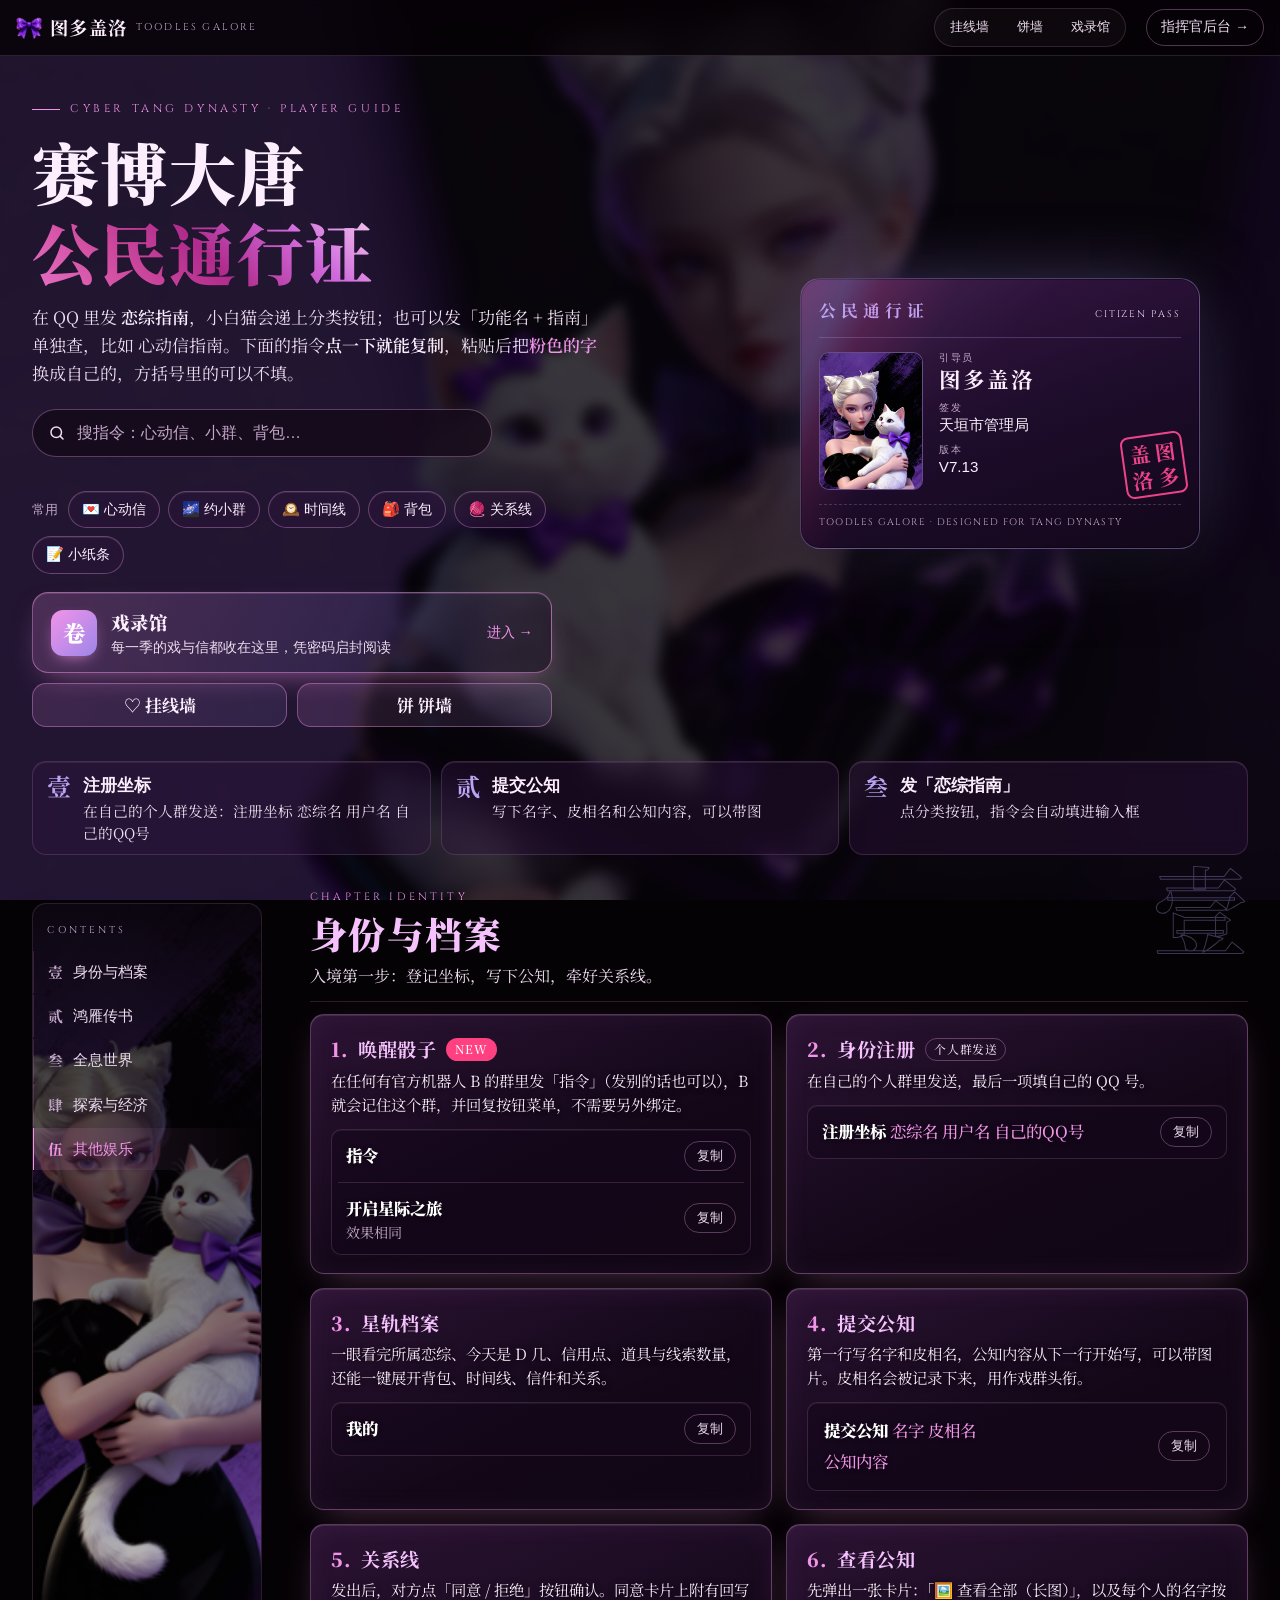
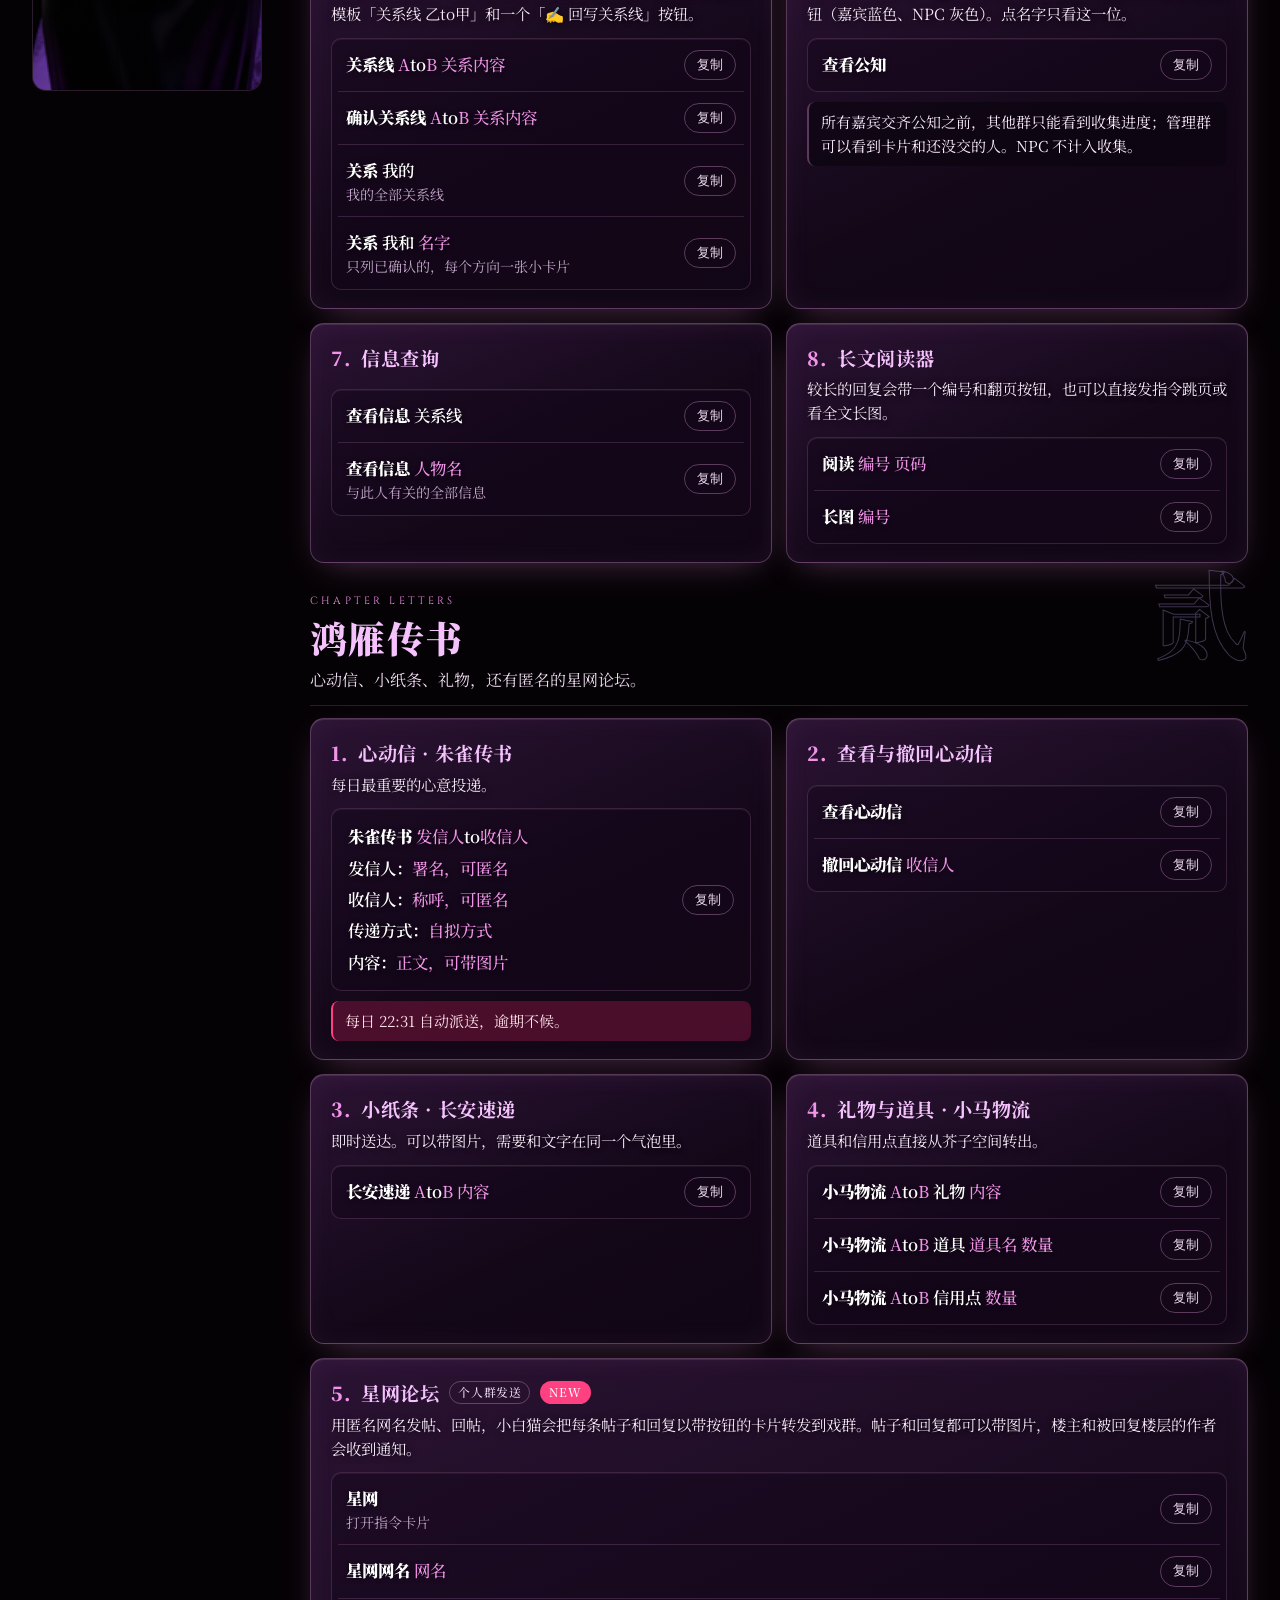
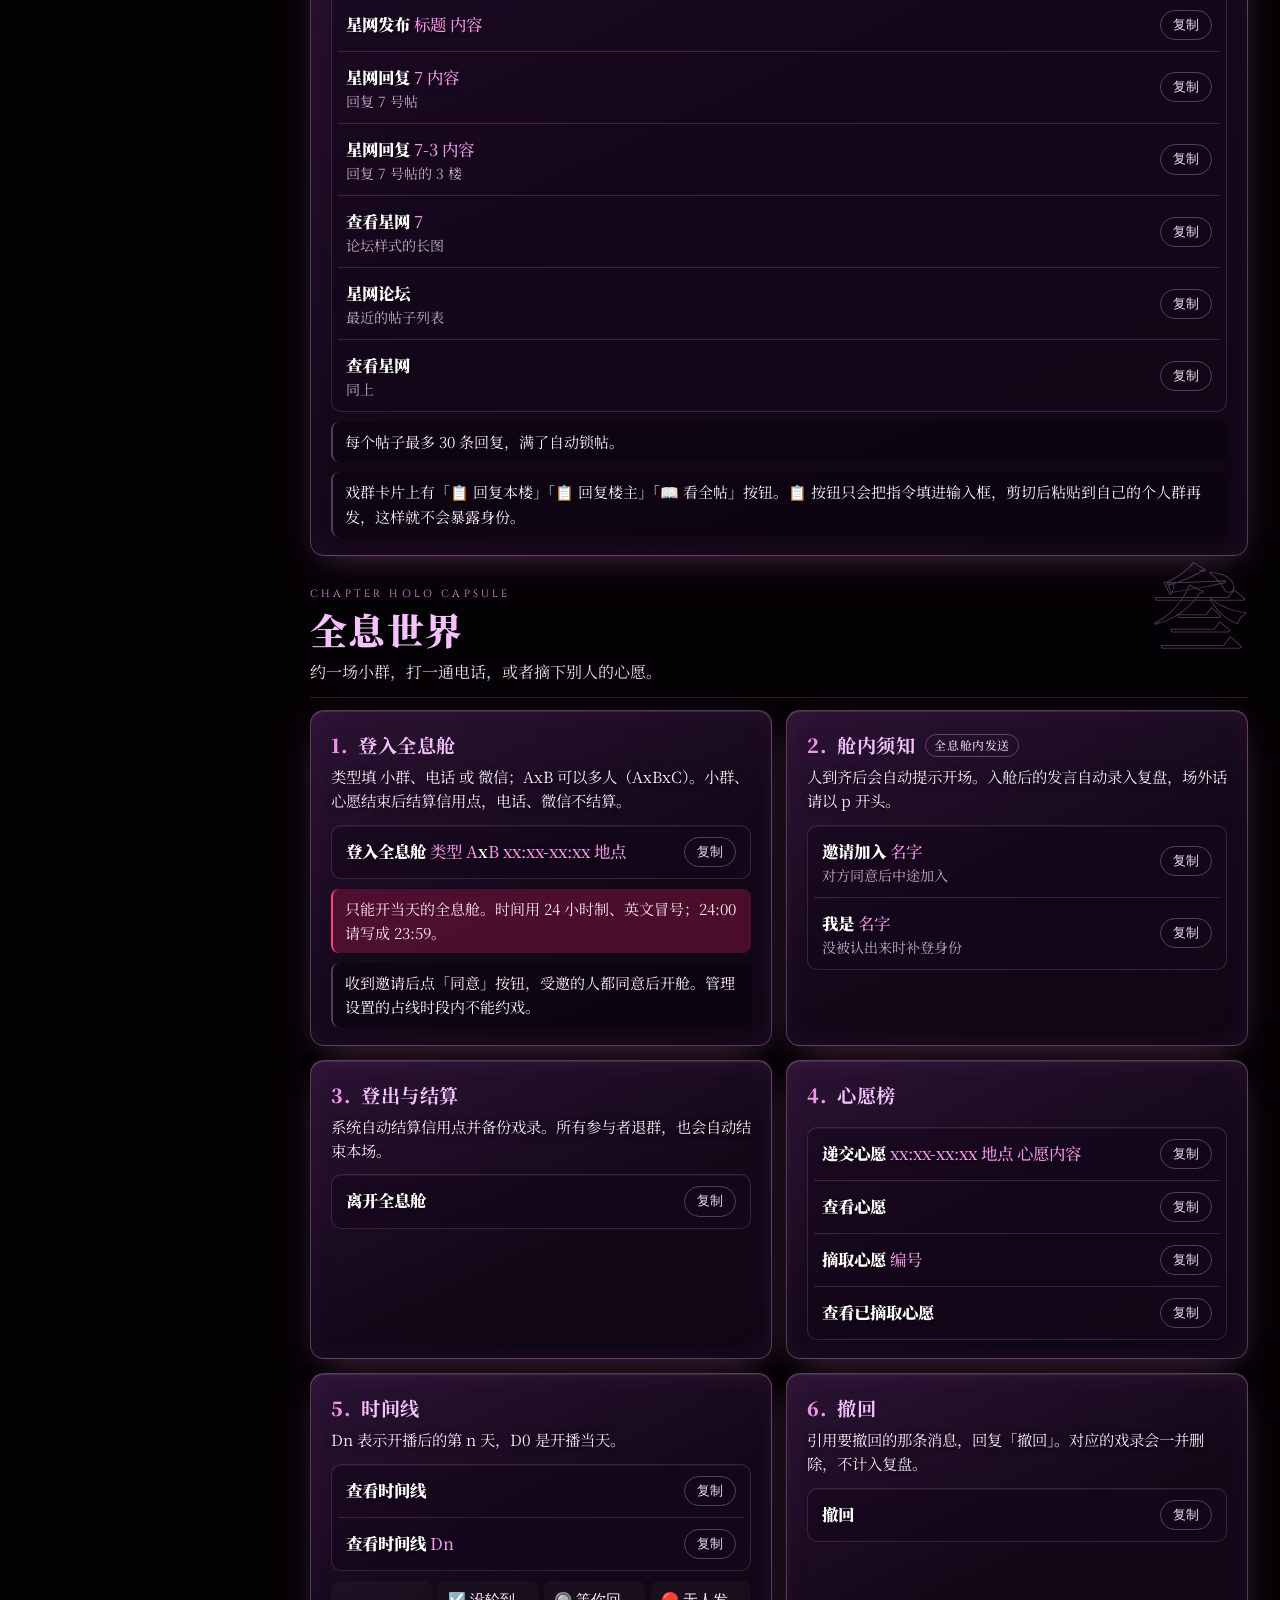
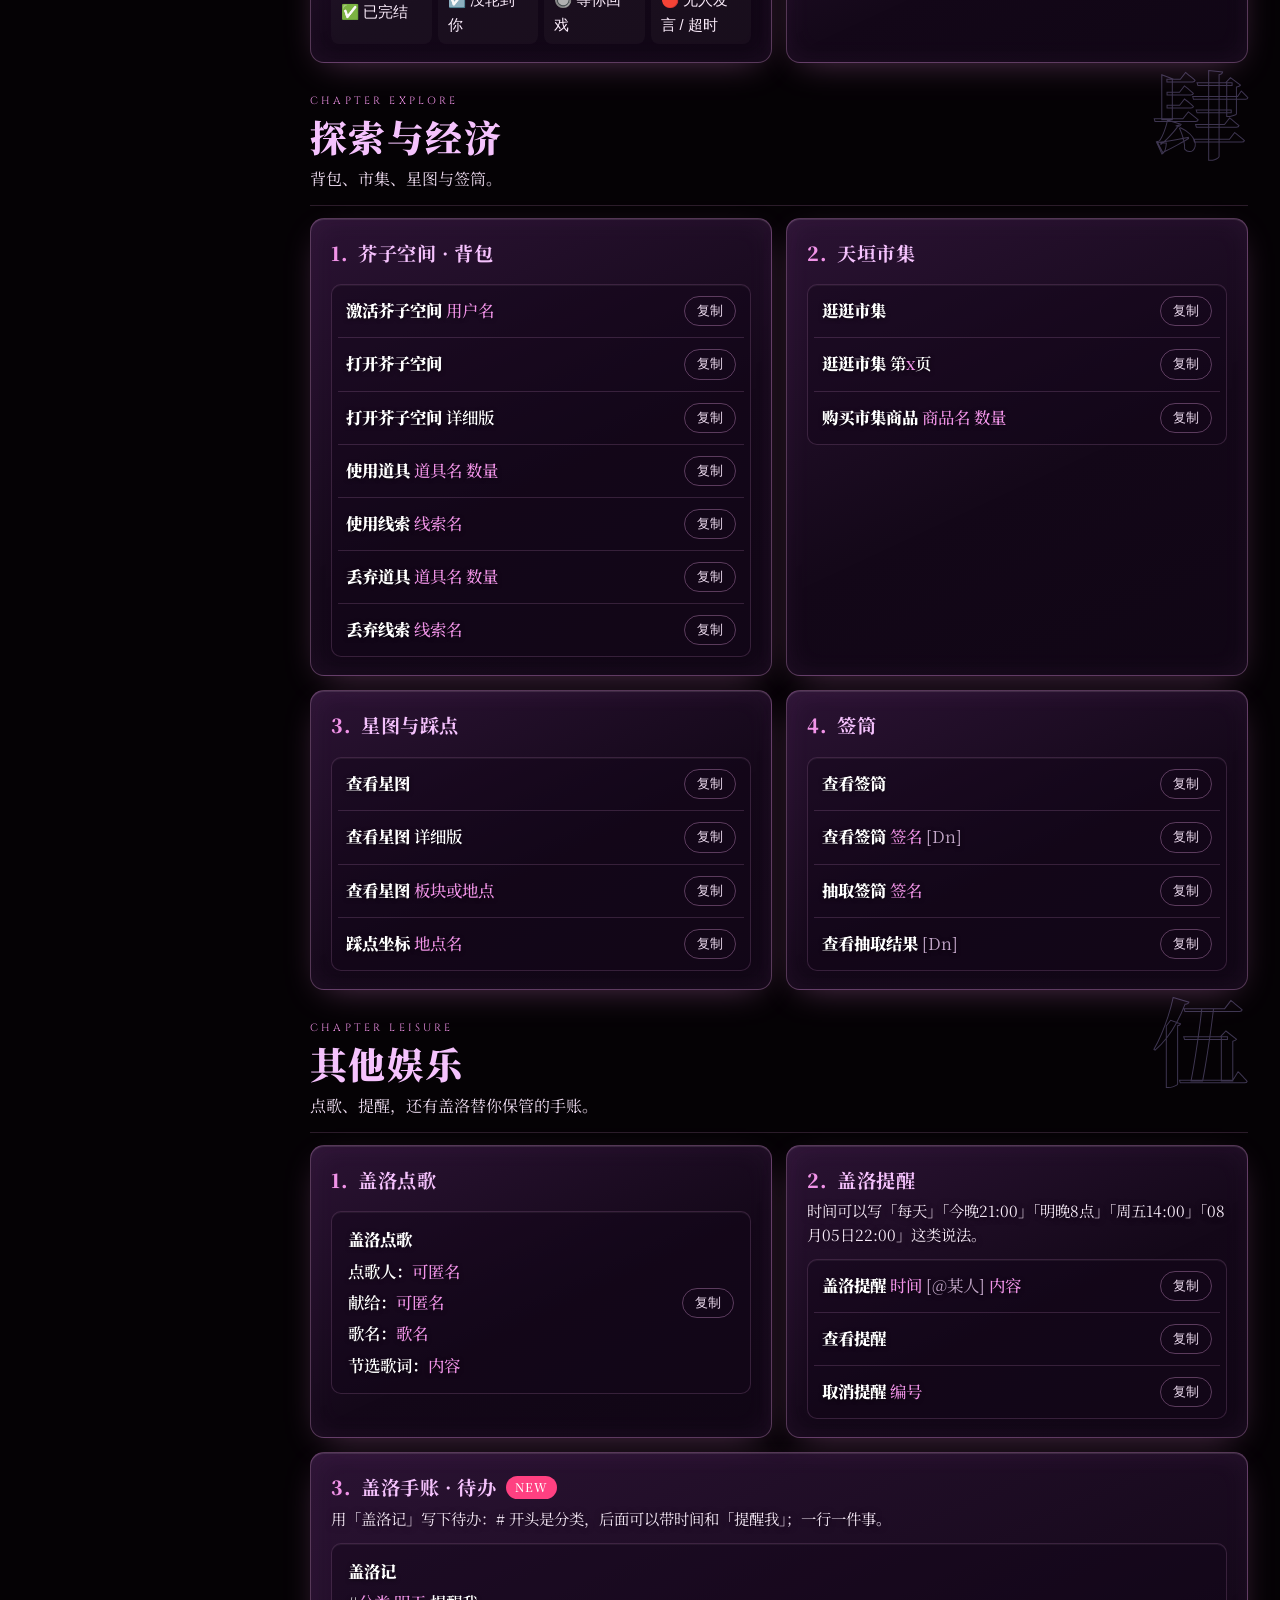
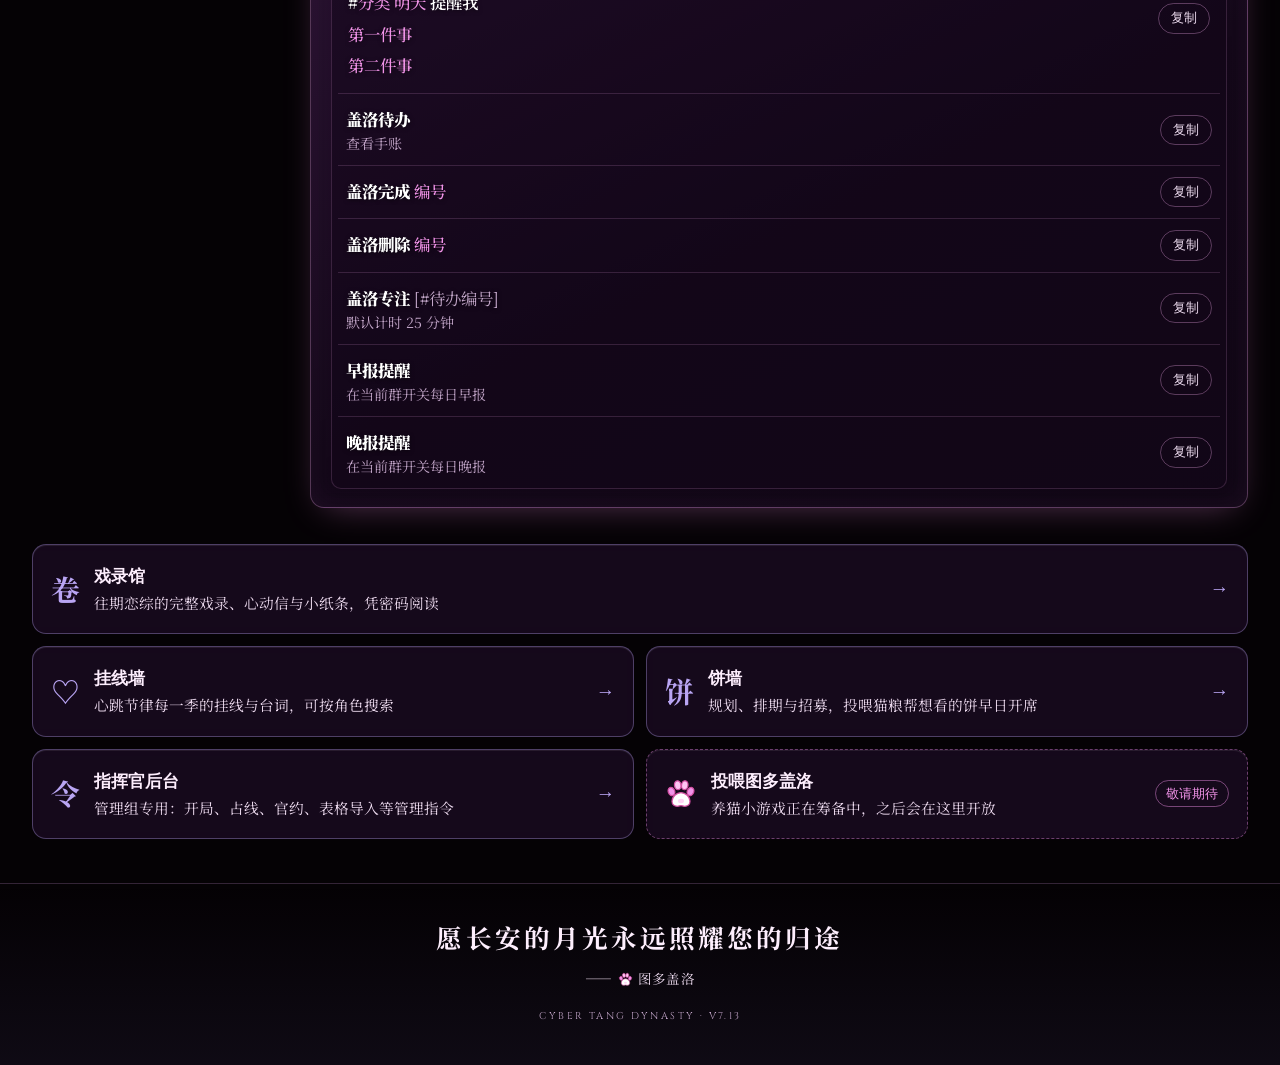
<file: index.html>
<!DOCTYPE html>
<html lang="zh-CN">
<head>
<meta charset="UTF-8">
<meta name="viewport" content="width=device-width, initial-scale=1, viewport-fit=cover">
<title>图多盖洛 | 赛博大唐公民通行证</title>
<meta itemprop="name" content="图多盖洛 · 赛博大唐公民通行证">
<meta name="description" itemprop="description" content="赛博大唐恋综玩家指南：身份注册、心动信、全息舱、芥子空间等全部指令，点一下就能复制。">
<meta name="theme-color" content="#0b0814">
<meta property="og:title" content="图多盖洛 | 赛博大唐公民通行证">
<meta property="og:description" content="赛博大唐恋综玩家指南：身份注册、心动信、全息舱、芥子空间等全部指令，点一下就能复制。">
<meta property="og:image" content="https://www.impression.icu/assets/share.png">
<meta property="og:type" content="website">
<meta itemprop="image" content="https://www.impression.icu/assets/share.png">
<link rel="icon" href="assets/bow.png">
<link rel="preconnect" href="https://fonts.googleapis.com">
<link rel="preconnect" href="https://fonts.gstatic.com" crossorigin>
<link rel="stylesheet" href="https://fonts.googleapis.com/css2?family=Cinzel:wght@500;700&family=Noto+Serif+SC:wght@400;600;700;900&display=swap">
<link rel="stylesheet" href="assets/site.css?v=7.13.16">
</head>
<body data-page="player" class="player">
<div class="sky"></div>

<header class="bar">
  <a class="brand" href="./">
    <img src="assets/bow.png" alt="">
    <b>图多盖洛</b>
    <small>TOODLES GALORE</small>
  </a>
  <nav class="wall-tabs"><a href="wall/lines.html">挂线墙</a><a href="wall/pies.html">饼墙</a><a href="archive/">戏录馆</a></nav>
  <a class="entry entry-2" href="admin.html">指挥官后台 →</a>
</header>

<div class="wrap">
  <section class="hero">
    <div>
      <div class="eyebrow">CYBER TANG DYNASTY · PLAYER GUIDE</div>
      <h1>赛博大唐<br><em>公民通行证</em></h1>
      <p class="lead">在 QQ 里发 <b>恋综指南</b>，小白猫会递上分类按钮；也可以发「功能名 + 指南」单独查，比如 心动信指南。下面的指令<b>点一下就能复制</b>，粘贴后把<b style="color:var(--accent)">粉色的字</b>换成自己的，方括号里的可以不填。</p>
      <div class="search">
        <svg viewBox="0 0 24 24" stroke-width="2" stroke-linecap="round"><circle cx="11" cy="11" r="7"/><path d="m20 20-3.5-3.5"/></svg>
        <input id="q" type="search" placeholder="搜指令：心动信、小群、背包…" autocomplete="off" aria-label="搜索指令">
        <button id="q-clear" type="button" aria-label="清空">✕</button>
      </div>
      <div class="search-meta" id="q-meta" aria-live="polite"></div>
      <div class="quick"><span>常用</span><button type="button" data-jump="心动信">💌 心动信</button><button type="button" data-jump="登入全息舱">🌌 约小群</button><button type="button" data-jump="时间线">🕰️ 时间线</button><button type="button" data-jump="芥子空间">🎒 背包</button><button type="button" data-jump="关系线">🧶 关系线</button><button type="button" data-jump="小纸条">📝 小纸条</button></div>
      <a class="scroll-banner" href="archive/"><span class="sb-ic">卷</span><span class="sb-tx"><b>戏录馆</b><small>每一季的戏与信都收在这里，凭密码启封阅读</small></span><em>进入 →</em></a>
      <div class="hub-links"><a href="wall/lines.html">♡ 挂线墙</a><a href="wall/pies.html">饼 饼墙</a></div>
    </div>

    <div class="pass-stage">
      <div class="pass">
        <div class="pass-head"><b>公民通行证</b><span>CITIZEN PASS</span></div>
        <div class="pass-body">
          <div class="pass-photo"><img src="assets/portrait.png" alt="图多盖洛与小白猫"></div>
          <dl>
            <div><dt>引导员</dt><dd class="big">图多盖洛</dd></div>
            <div><dt>签发</dt><dd>天垣市管理局</dd></div>
            <div><dt>版本</dt><dd data-version>V7.13</dd></div>
          </dl>
          <div class="seal" aria-hidden="true"><span>图</span><span>盖</span><span>多</span><span>洛</span></div>
        </div>
        <div class="pass-foot">TOODLES GALORE · DESIGNED FOR TANG DYNASTY</div>
      </div>
    </div>
  </section>

  <ol class="steps">
    <li><i>壹</i><div><b>注册坐标</b><span>在自己的个人群发送：注册坐标 恋综名 用户名 自己的QQ号</span></div></li>
    <li><i>贰</i><div><b>提交公知</b><span>写下名字、皮相名和公知内容，可以带图</span></div></li>
    <li><i>叁</i><div><b>发「恋综指南」</b><span>点分类按钮，指令会自动填进输入框</span></div></li>
  </ol>

  <div class="layout">
    <nav class="rail" id="rail" aria-label="章节"></nav>
    <main id="chapters"></main>
  </div>
  <div class="gates">
    <a class="gate" href="archive/"><i>卷</i><div><b>戏录馆</b><span>往期恋综的完整戏录、心动信与小纸条，凭密码阅读</span></div><em>→</em></a>
    <a class="gate" href="wall/lines.html"><i>♡</i><div><b>挂线墙</b><span>心跳节律每一季的挂线与台词，可按角色搜索</span></div><em>→</em></a>
    <a class="gate" href="wall/pies.html"><i>饼</i><div><b>饼墙</b><span>规划、排期与招募，投喂猫粮帮想看的饼早日开席</span></div><em>→</em></a>
    <a class="gate" href="admin.html"><i>令</i><div><b>指挥官后台</b><span>管理组专用：开局、占线、官约、表格导入等管理指令</span></div><em>→</em></a>
    <div class="gate soon"><i><span class="pawicon"></span></i><div><b>投喂图多盖洛</b><span>养猫小游戏正在筹备中，之后会在这里开放</span></div><em>敬请期待</em></div>
  </div>
</div>

<footer class="foot">
  <blockquote>愿长安的月光永远照耀您的归途</blockquote>
  <cite>—— <span class="pawicon"></span> 图多盖洛</cite>
  <small>CYBER TANG DYNASTY · <span data-version>V7.13</span></small>
</footer>

<button class="top" id="top" type="button" aria-label="回到顶部"><span class="pawicon"></span></button>
<div class="toast" id="toast" role="status"></div>
<script src="assets/data.js?v=7.13.15"></script>
<script src="assets/app.js?v=7.13.15"></script>
</body>
</html>
</file>
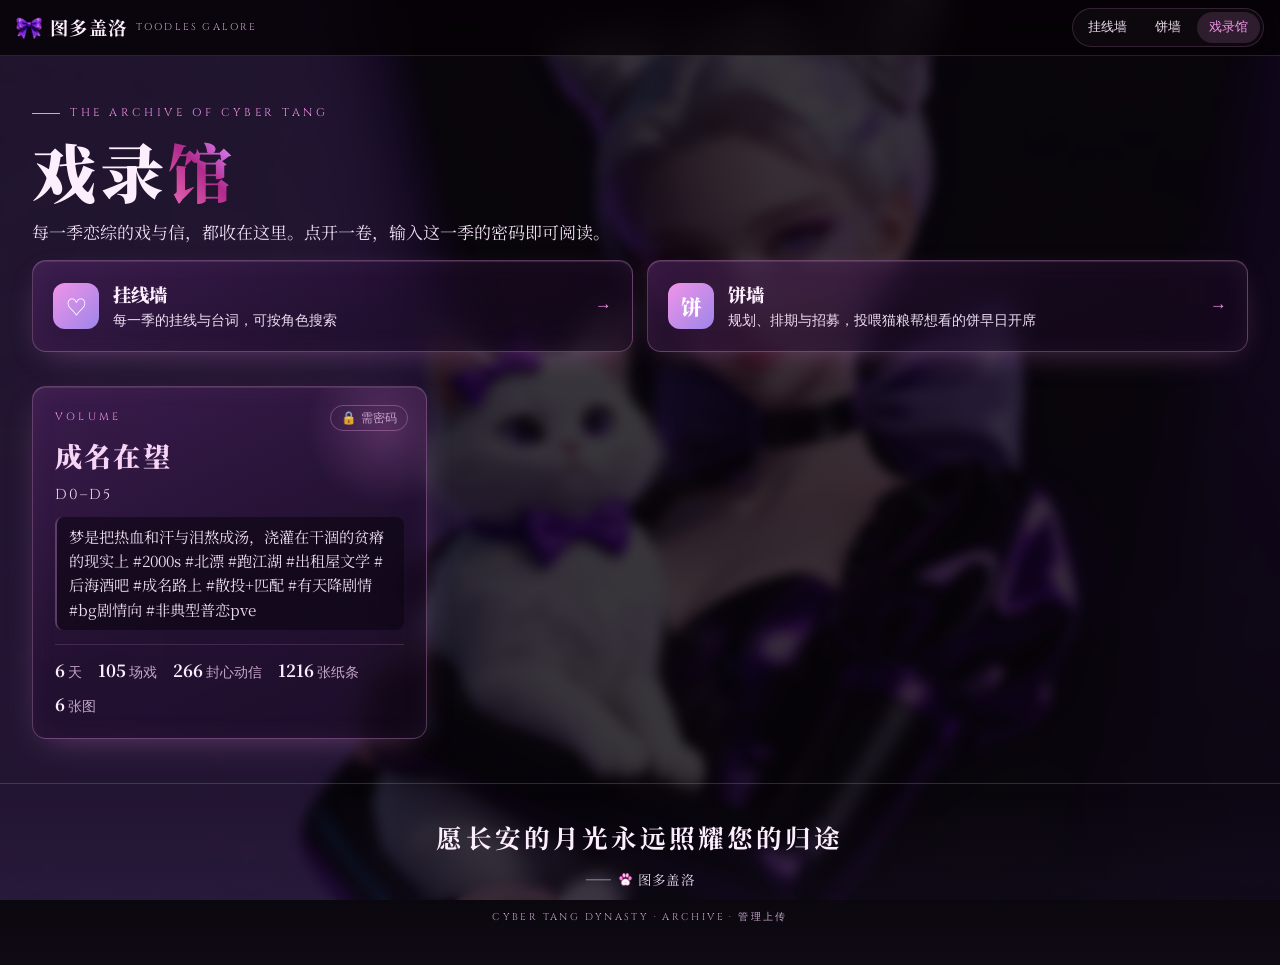
<file: archive/index.html>
<!DOCTYPE html>
<html lang="zh-CN">
<head>
<meta charset="UTF-8">
<meta name="viewport" content="width=device-width, initial-scale=1, viewport-fit=cover">
<title>戏录馆 | 图多盖洛</title>
<meta name="theme-color" content="#050205">
<meta name="robots" content="noindex">
<link rel="icon" href="../assets/bow.png">
<link rel="preconnect" href="https://fonts.googleapis.com">
<link rel="preconnect" href="https://fonts.gstatic.com" crossorigin>
<link rel="stylesheet" href="https://fonts.googleapis.com/css2?family=Cinzel:wght@500;600;700&family=Noto+Serif+SC:wght@400;600;700;900&display=swap">
<link rel="stylesheet" href="../assets/site.css?v=7.13.16">
<link rel="stylesheet" href="archive.css?v=14">
</head>
<body>
<div class="sky"></div>
<header class="bar">
  <a class="brand" href="../"><img src="../assets/bow.png" alt=""><b>图多盖洛</b><small>TOODLES GALORE</small></a>
  <nav class="wall-tabs"><a href="../wall/lines.html">挂线墙</a><a href="../wall/pies.html">饼墙</a><a href="./" aria-current="page">戏录馆</a></nav>
</header>

<div class="wrap">
  <section class="hall-hero">
    <div class="eyebrow">THE ARCHIVE OF CYBER TANG</div>
    <h1>戏录<em>馆</em></h1>
    <p>每一季恋综的戏与信，都收在这里。点开一卷，输入这一季的密码即可阅读。</p>
  </section>
  <section class="hall-links">
    <a class="glass" href="../wall/lines.html"><i>♡</i><div><b>挂线墙</b><span>每一季的挂线与台词，可按角色搜索</span></div><em>→</em></a>
    <a class="glass" href="../wall/pies.html"><i>饼</i><div><b>饼墙</b><span>规划、排期与招募，投喂猫粮帮想看的饼早日开席</span></div><em>→</em></a>
  </section>
  <section class="shelf" id="shelf"><div class="empty-hall glass">书架正在整理中……</div></section>
</div>
<footer class="foot">
  <blockquote>愿长安的月光永远照耀您的归途</blockquote>
  <cite>—— <span class="pawicon"></span> 图多盖洛</cite>
  <small>CYBER TANG DYNASTY · ARCHIVE · <a href="upload.html" style="color:inherit">管理上传</a></small>
</footer>

<script>
(function () {
  var shelf = document.getElementById("shelf");
  function esc(s) { return String(s == null ? "" : s).replace(/[&<>"]/g, function (c) { return { "&": "&amp;", "<": "&lt;", ">": "&gt;", '"': "&quot;" }[c]; }); }
  fetch("index.json?t=" + Date.now()).then(function (r) { return r.ok ? r.json() : []; }).catch(function () { return []; }).then(function (list) {
    if (!list.length) { shelf.innerHTML = '<div class="empty-hall glass">书架上还没有戏录，敬请期待。</div>'; return; }
    list.sort(function (a, b) { return String(b.updated || "").localeCompare(String(a.updated || "")); });
    shelf.innerHTML = list.map(function (t) {
      return '<a class="tome glass" href="read.html?id=' + encodeURIComponent(t.id) + '"><span class="lock">🔒 需密码</span>' +
        '<div class="kick">VOLUME</div><h2>' + esc(t.title) + "</h2>" + (t.scope ? '<div class="scope">' + esc(t.scope) + "</div>" : "") +
        (t.note ? '<p class="note">' + esc(t.note) + "</p>" : "") +
        '<div class="stats"><span><b>' + (t.days || 0) + "</b>天</span><span><b>" + (t.scenes || 0) + "</b>场戏</span>" +
        (t.mail ? "<span><b>" + t.mail + "</b>封心动信</span>" : "") + (t.notes ? "<span><b>" + t.notes + "</b>张纸条</span>" : "") + (t.images ? "<span><b>" + t.images + "</b>张图</span>" : "") + "</div></a>";
    }).join("");
  });
})();
</script>
</body>
</html>
</file>
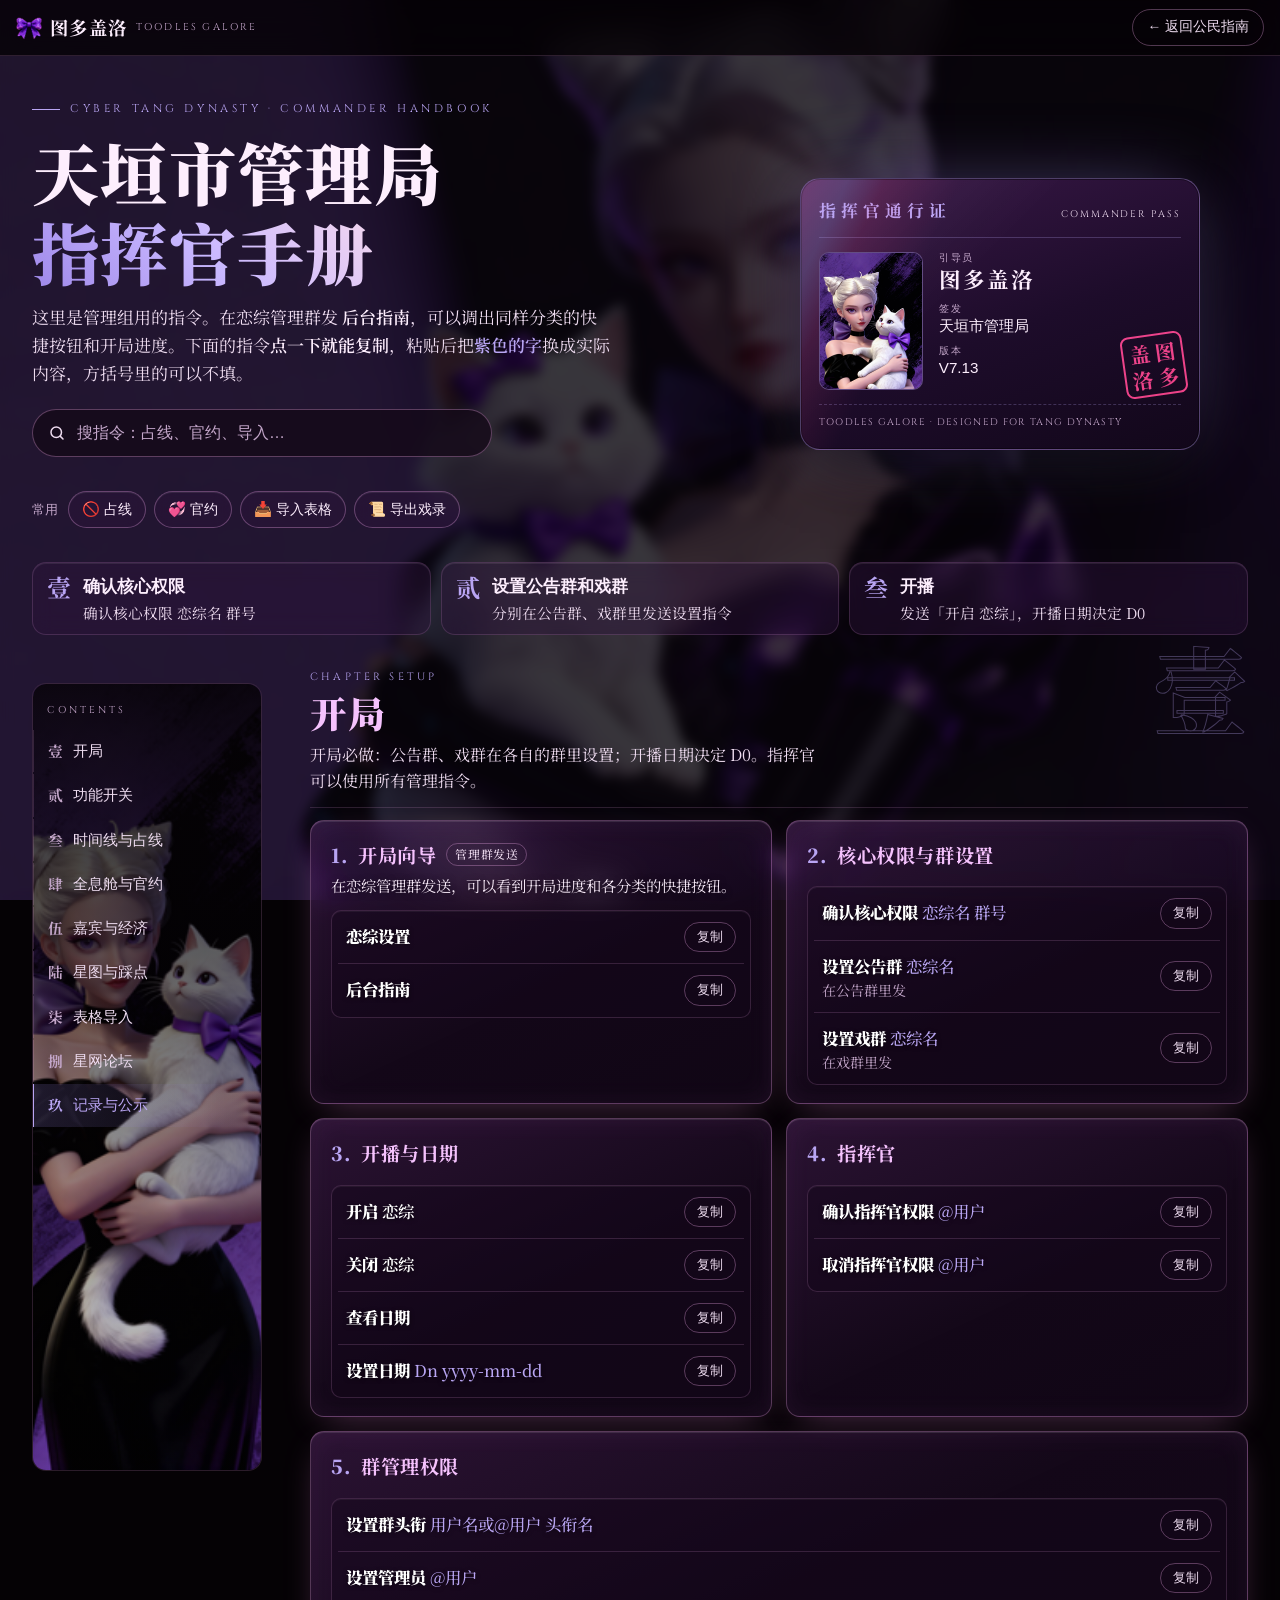
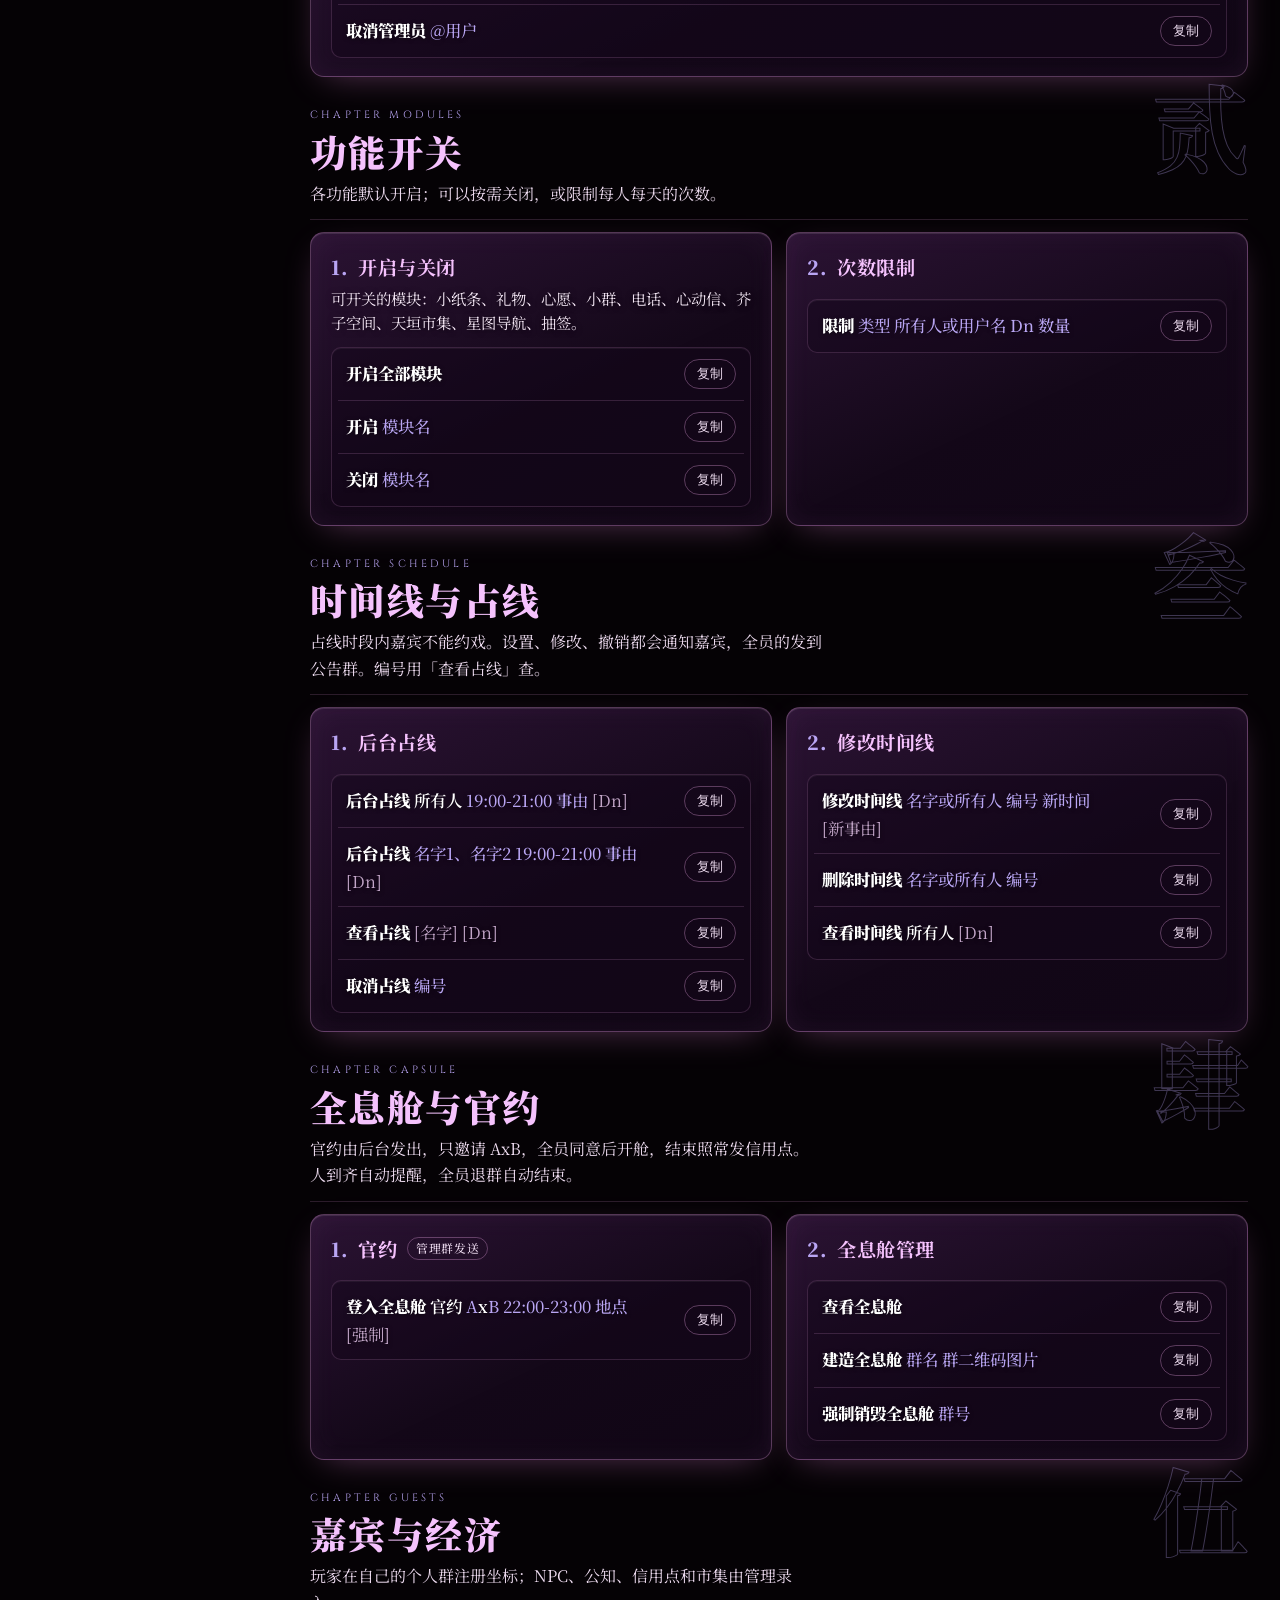
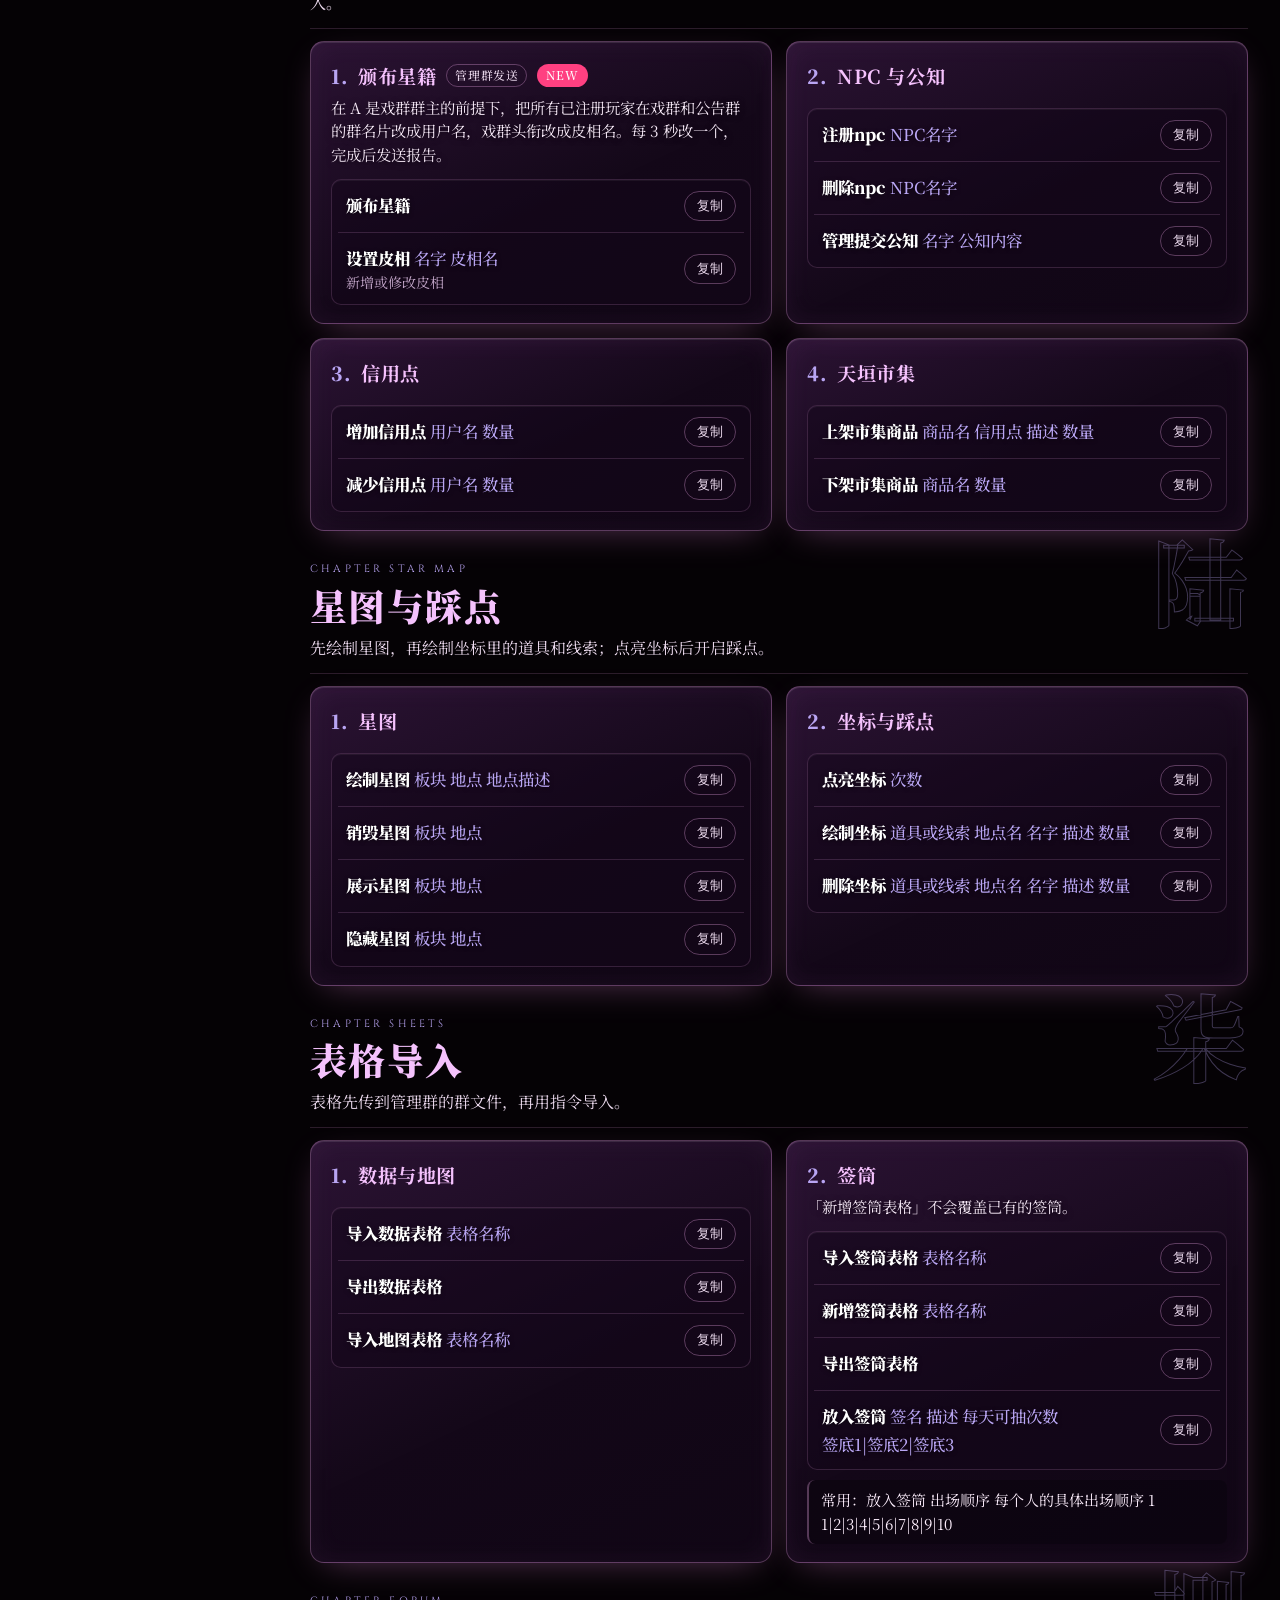
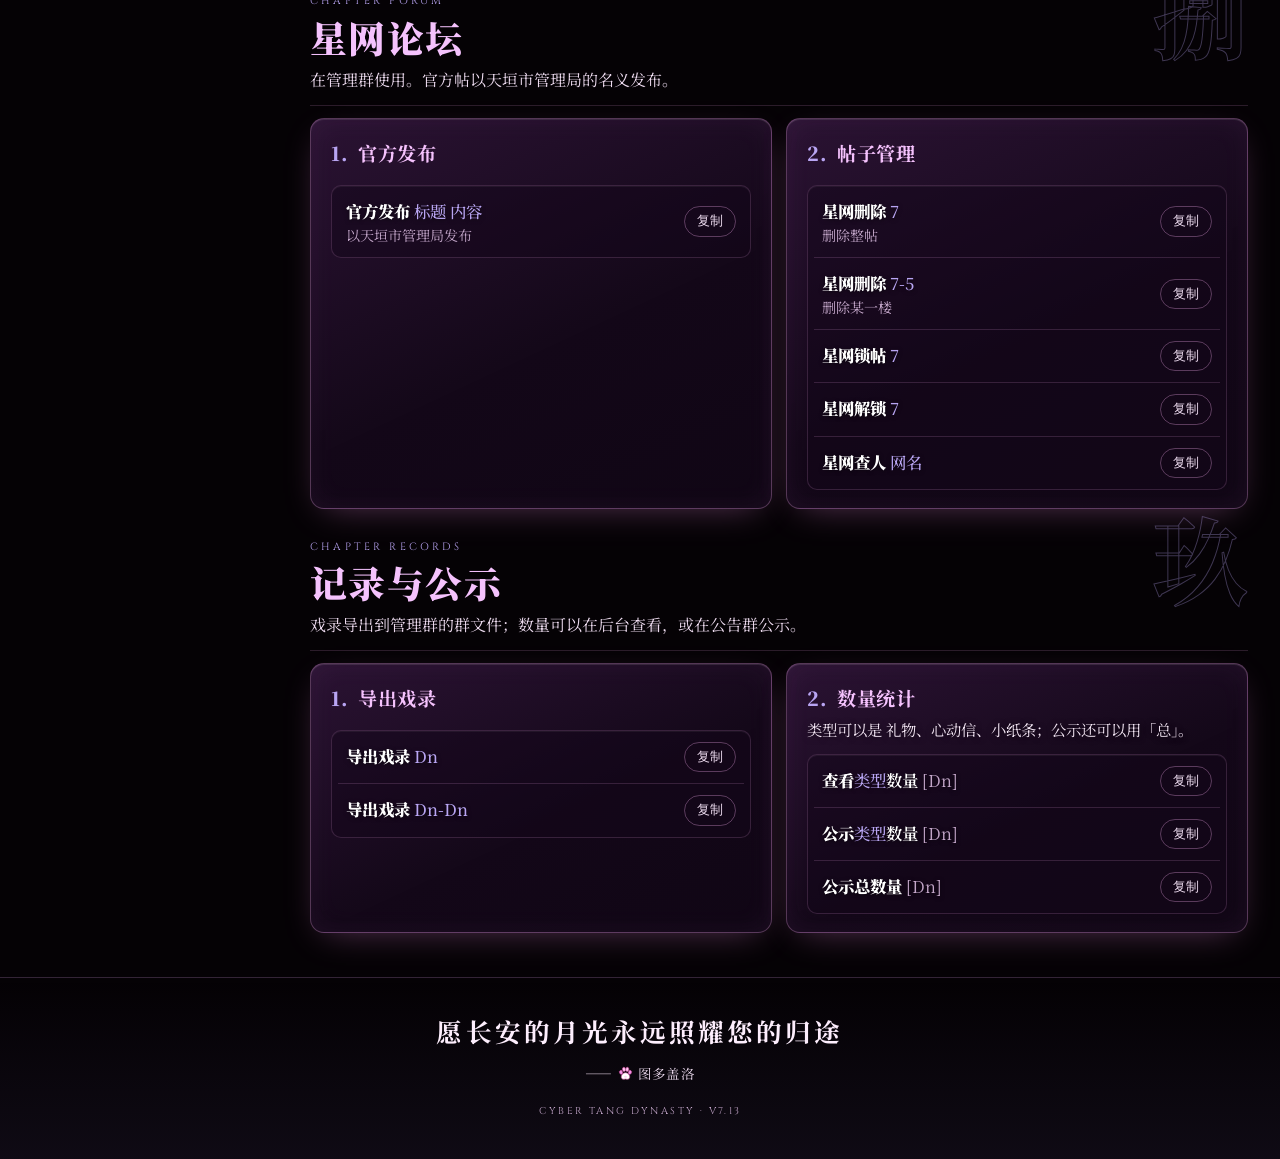
<file: admin.html>
<!DOCTYPE html>
<html lang="zh-CN">
<head>
<meta charset="UTF-8">
<meta name="viewport" content="width=device-width, initial-scale=1, viewport-fit=cover">
<title>图多盖洛 | 指挥官后台手册</title>
<meta itemprop="name" content="图多盖洛 · 赛博大唐公民通行证">
<meta name="description" itemprop="description" content="赛博大唐恋综管理指令：开局、功能开关、占线与官约、嘉宾与市集、星图、表格导入、戏录导出。">
<meta name="theme-color" content="#0b0814">
<meta property="og:title" content="图多盖洛 | 指挥官后台手册">
<meta property="og:description" content="赛博大唐恋综管理指令：开局、功能开关、占线与官约、嘉宾与市集、星图、表格导入、戏录导出。">
<meta property="og:image" content="https://www.impression.icu/assets/share.png">
<meta property="og:type" content="website">
<meta itemprop="image" content="https://www.impression.icu/assets/share.png">
<link rel="icon" href="assets/bow.png">
<link rel="preconnect" href="https://fonts.googleapis.com">
<link rel="preconnect" href="https://fonts.gstatic.com" crossorigin>
<link rel="stylesheet" href="https://fonts.googleapis.com/css2?family=Cinzel:wght@500;700&family=Noto+Serif+SC:wght@400;600;700;900&display=swap">
<link rel="stylesheet" href="assets/site.css?v=7.13.16">
</head>
<body data-page="admin" class="admin">
<div class="sky"></div>

<header class="bar">
  <a class="brand" href="./">
    <img src="assets/bow.png" alt="">
    <b>图多盖洛</b>
    <small>TOODLES GALORE</small>
  </a>
  <a class="entry" href="./">← 返回公民指南</a>
</header>

<div class="wrap">
  <section class="hero">
    <div>
      <div class="eyebrow">CYBER TANG DYNASTY · COMMANDER HANDBOOK</div>
      <h1>天垣市管理局<br><em>指挥官手册</em></h1>
      <p class="lead">这里是管理组用的指令。在恋综管理群发 <b>后台指南</b>，可以调出同样分类的快捷按钮和开局进度。下面的指令<b>点一下就能复制</b>，粘贴后把<b style="color:var(--accent)">紫色的字</b>换成实际内容，方括号里的可以不填。</p>
      <div class="search">
        <svg viewBox="0 0 24 24" stroke-width="2" stroke-linecap="round"><circle cx="11" cy="11" r="7"/><path d="m20 20-3.5-3.5"/></svg>
        <input id="q" type="search" placeholder="搜指令：占线、官约、导入…" autocomplete="off" aria-label="搜索指令">
        <button id="q-clear" type="button" aria-label="清空">✕</button>
      </div>
      <div class="search-meta" id="q-meta" aria-live="polite"></div>
      <div class="quick"><span>常用</span><button type="button" data-jump="后台占线">🚫 占线</button><button type="button" data-jump="官约">💞 官约</button><button type="button" data-jump="数据与地图">📥 导入表格</button><button type="button" data-jump="导出戏录">📜 导出戏录</button></div>
    </div>

    <div class="pass-stage">
      <div class="pass">
        <div class="pass-head"><b>指挥官通行证</b><span>COMMANDER PASS</span></div>
        <div class="pass-body">
          <div class="pass-photo"><img src="assets/portrait.png" alt="图多盖洛与小白猫"></div>
          <dl>
            <div><dt>引导员</dt><dd class="big">图多盖洛</dd></div>
            <div><dt>签发</dt><dd>天垣市管理局</dd></div>
            <div><dt>版本</dt><dd data-version>V7.13</dd></div>
          </dl>
          <div class="seal" aria-hidden="true"><span>图</span><span>盖</span><span>多</span><span>洛</span></div>
        </div>
        <div class="pass-foot">TOODLES GALORE · DESIGNED FOR TANG DYNASTY</div>
      </div>
    </div>
  </section>

  <ol class="steps">
    <li><i>壹</i><div><b>确认核心权限</b><span>确认核心权限 恋综名 群号</span></div></li>
    <li><i>贰</i><div><b>设置公告群和戏群</b><span>分别在公告群、戏群里发送设置指令</span></div></li>
    <li><i>叁</i><div><b>开播</b><span>发送「开启 恋综」，开播日期决定 D0</span></div></li>
  </ol>

  <div class="layout">
    <nav class="rail" id="rail" aria-label="章节"></nav>
    <main id="chapters"></main>
  </div>
</div>

<footer class="foot">
  <blockquote>愿长安的月光永远照耀您的归途</blockquote>
  <cite>—— <span class="pawicon"></span> 图多盖洛</cite>
  <small>CYBER TANG DYNASTY · <span data-version>V7.13</span></small>
</footer>

<button class="top" id="top" type="button" aria-label="回到顶部"><span class="pawicon"></span></button>
<div class="toast" id="toast" role="status"></div>
<script src="assets/data.js?v=7.13.15"></script>
<script src="assets/app.js?v=7.13.15"></script>
</body>
</html>
</file>
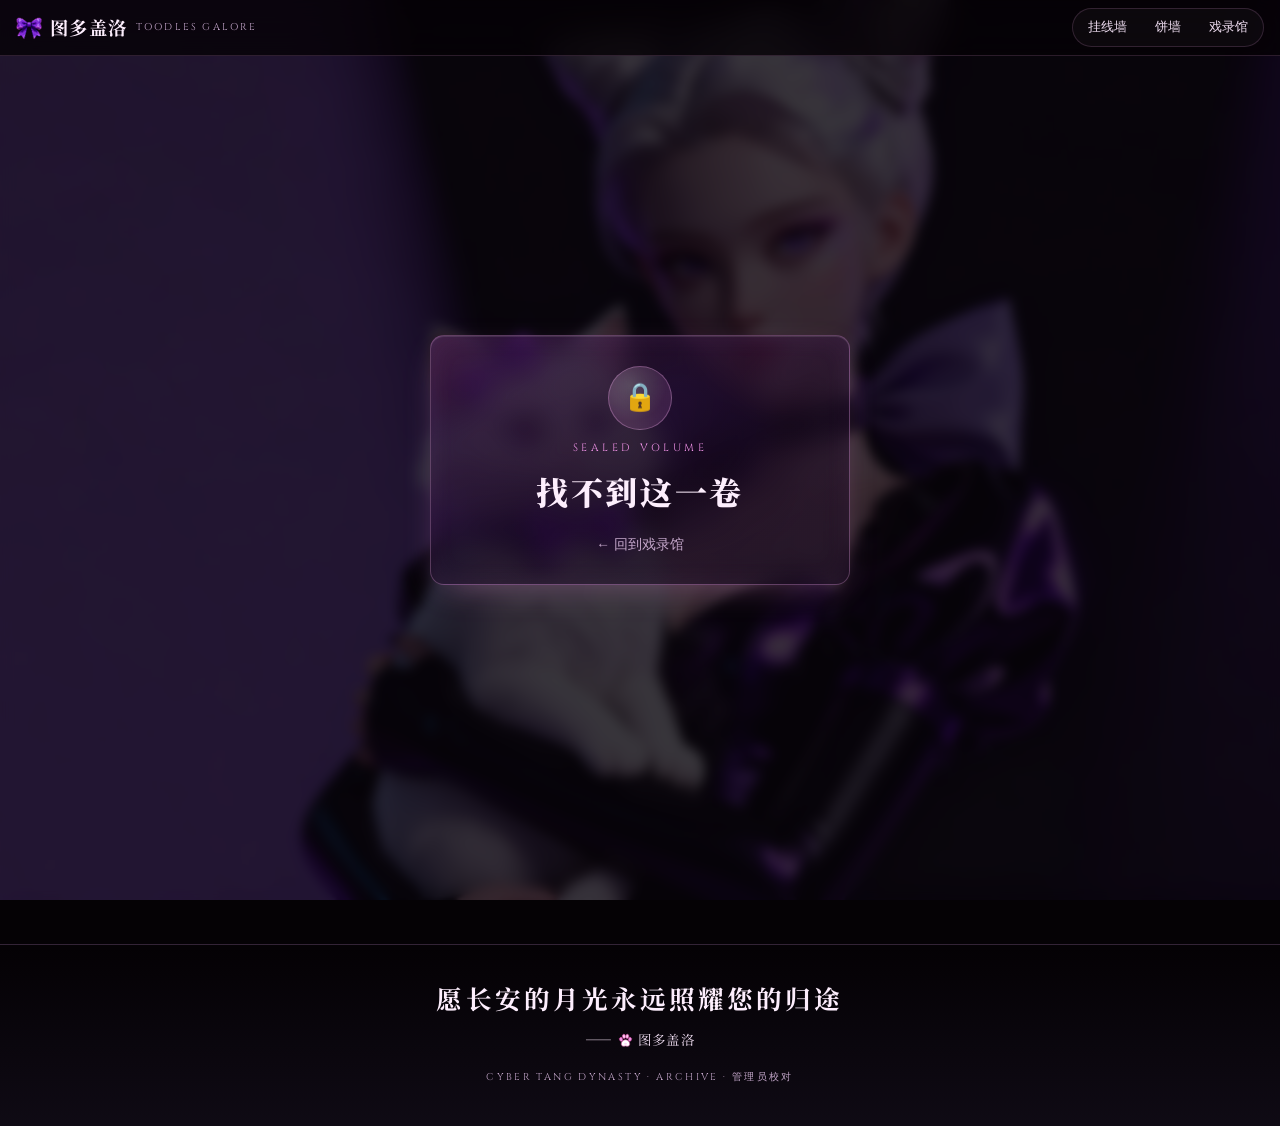
<file: archive/read.html>
<!DOCTYPE html>
<html lang="zh-CN">
<head>
<meta charset="UTF-8">
<meta name="viewport" content="width=device-width, initial-scale=1, viewport-fit=cover">
<title>戏录 | 图多盖洛</title>
<meta name="theme-color" content="#050205">
<meta name="robots" content="noindex">
<link rel="icon" href="../assets/bow.png">
<link rel="preconnect" href="https://fonts.googleapis.com">
<link rel="preconnect" href="https://fonts.gstatic.com" crossorigin>
<link rel="stylesheet" href="https://fonts.googleapis.com/css2?family=Cinzel:wght@500;600;700&family=Noto+Serif+SC:wght@400;600;700;900&display=swap">
<link rel="stylesheet" href="../assets/site.css?v=7.13.16">
<link rel="stylesheet" href="archive.css?v=14">
</head>
<body>
<div class="sky"></div>
<header class="bar">
  <a class="brand" href="../"><img src="../assets/bow.png" alt=""><b>图多盖洛</b><small>TOODLES GALORE</small></a>
  <nav class="wall-tabs"><a href="../wall/lines.html">挂线墙</a><a href="../wall/pies.html">饼墙</a><a href="./">戏录馆</a></nav>
</header>

<section class="gatekeep" id="gate">
  <div class="lockcard glass" id="card">
    <div class="seal-ic">🔒</div>
    <div class="kick">SEALED VOLUME</div>
    <h1 id="t">戏录</h1>
    <div class="scope" id="s"></div>
    <form id="f" autocomplete="off">
      <label class="field"><span>这一卷的密码</span><input id="pw" type="password" autocomplete="current-password" required></label>
      <button class="btn" type="submit" id="go">启封阅读</button>
      <div class="err" id="err" role="alert"></div>
    </form>
    <a class="back" href="./">← 回到戏录馆</a>
  </div>
</section>
<div id="book" hidden></div>
<footer class="foot">
  <blockquote>愿长安的月光永远照耀您的归途</blockquote>
  <cite>—— <span class="pawicon"></span> 图多盖洛</cite>
  <small>CYBER TANG DYNASTY · ARCHIVE · <a href="#" id="proofLink" style="color:inherit">管理员校对</a></small>
</footer>

<script src="crypto.js?v=2"></script>
<script src="render.js?v=11"></script>
<script src="edit.js?v=2"></script>
<script>
(function () {
  var id = new URLSearchParams(location.search).get("id") || "";
  var base = "data/" + encodeURIComponent(id) + "/";
  var $ = function (x) { return document.getElementById(x); };
  var meta = null, info = null;
  if (!/^[a-z0-9-]+$/.test(id)) { $("t").textContent = "找不到这一卷"; $("f").hidden = true; return; }
  fetch("index.json?t=" + Date.now()).then(function (r) { return r.json(); }).then(function (l) {
    info = l.filter(function (x) { return x.id === id; })[0];
    if (info) { $("t").textContent = info.title; $("s").textContent = info.scope || ""; document.title = info.title + " | 戏录馆"; }
  }).catch(function () {});
  var metaP = fetch(base + "meta.json?t=" + Date.now()).then(function (r) { if (!r.ok) throw 0; return r.json(); });
  metaP.catch(function () { $("t").textContent = "找不到这一卷"; $("f").hidden = true; });

  async function unlock(pw, silent) {
    $("go").disabled = true; $("go").textContent = "启封中……"; $("err").textContent = "";
    try {
      meta = await metaP;
      var key = await Vault.keyFromMeta(pw, meta);
      var raw = await fetch(base + "book.bin?v=" + (meta.rev || 1)).then(function (r) { return r.arrayBuffer(); });
      var book;
      try { book = await Vault.openJSON(key, raw); } catch (e) { throw "pw"; }
      try { sessionStorage.setItem("vol-" + id, pw); } catch (e) {}
      var cache = {};
      function loader(i) {
        if (!cache[i]) cache[i] = fetch(base + "img/" + i + ".bin?v=" + (meta.rev || 1)).then(function (r) { if (!r.ok) throw 0; return r.arrayBuffer(); })
          .then(function (b) { return Vault.open(key, b); })
          .then(function (bytes) { return URL.createObjectURL(new Blob([bytes], { type: (book.images[i] || {}).type || "image/webp" })); });
        return cache[i];
      }
      $("gate").hidden = true; $("gate").style.display = "none"; $("book").hidden = false; window.scrollTo(0, 0);
      Reader.render($("book"), book, loader, { kicker: "戏录 · " + (info && info.scope ? info.scope : "ARCHIVE") });
      document.title = book.title + " | 戏录馆";
      if (window.ArchiveEdit) ArchiveEdit.setup({ id: id, book: book, key: key, meta: meta });
      if (location.hash) { var el = document.getElementById(decodeURIComponent(location.hash.slice(1))); if (el) el.scrollIntoView(); }
    } catch (e) {
      $("go").disabled = false; $("go").textContent = "启封阅读";
      if (silent) return;
      $("err").textContent = e === "pw" ? "密码不对，小白猫没能拆开封印。" : "读取失败，请稍后再试。";
      $("card").classList.remove("shake"); void $("card").offsetWidth; $("card").classList.add("shake");
    }
  }
  $("f").addEventListener("submit", function (e) { e.preventDefault(); unlock($("pw").value); });
  var saved = null; try { saved = sessionStorage.getItem("vol-" + id); } catch (e) {}
  if (saved) unlock(saved, true);
})();
</script>
</body>
</html>
</file>
<file: assets/site.css>
/* 图多盖洛 · 赛博大唐公民通行证
   主题：紫微星图下的夜长安。香芋紫为主，鎏金做线，朱砂只用在印章和警示。 */

:root {
  --night: #050205;
  --night-2: #0d0610;
  --panel: rgba(46, 20, 60, .42);
  --panel-2: rgba(32, 14, 38, .85);
  --inset: rgba(4, 1, 6, .72);
  --line: rgba(241, 170, 235, .16);
  --line-strong: rgba(241, 170, 235, .32);
  --taro: #f193e8;          /* 主色：粉 */
  --taro-deep: #d34fa2;
  --taro-soft: rgba(241, 147, 232, .15);
  --gold: #b9a5f3;          /* 辅色：盖洛紫 */
  --gold-soft: rgba(157, 134, 233, .18);
  --cinnabar: #ff4081;      /* 胭脂红：印章和警示 */
  --text: #fdeefd;
  --dim: #eedcf0;
  --faint: #c3a6c9;
  --accent: var(--taro);
  --accent-deep: var(--taro-deep);
  --accent-soft: var(--taro-soft);
  --flow: linear-gradient(45deg, #e674c6, #d34fa2, #b02b8b, #d06adc, #f6d8ee);

  --display: "Noto Serif SC", "Source Han Serif SC", "Songti SC", "STSong", "SimSun", serif;
  --body: -apple-system, "PingFang SC", "HarmonyOS Sans SC", "MiSans", "Microsoft YaHei", "Noto Sans SC", sans-serif;
  --latin: "Cinzel", "Times New Roman", serif;

  --cmd-font: "Noto Serif SC", "Source Han Serif SC", "Songti SC", "STSong", serif;
  --cmd-weight: 600;
  --cmd-bold: 900;
  --radius: 14px;
  --bar-h: 56px;
}

body.admin {
  --accent: var(--gold);
  --accent-deep: #9d86e9;
  --accent-soft: var(--gold-soft);
}

* { box-sizing: border-box; }
html { scroll-behavior: smooth; -webkit-text-size-adjust: 100%; }
body {
  margin: 0;
  background: var(--night);
  color: var(--text);
  font-family: var(--body);
  font-size: 17px;
  line-height: 1.65;
  min-height: 100vh;
  overflow-x: hidden;
  -webkit-font-smoothing: antialiased;
}
a { color: inherit; text-decoration: none; }
button { font: inherit; color: inherit; background: none; border: 0; cursor: pointer; }
:focus-visible { outline: 2px solid var(--accent); outline-offset: 2px; border-radius: 6px; }

/* ---------- 背景：夜色 + 星图 ---------- */
.sky {
  position: fixed; inset: 0; z-index: -1; pointer-events: none;
  background: var(--night) url(hero.png) 62% center / cover no-repeat;
}
.sky::after {
  content: ""; position: absolute; inset: 0; background: rgba(8, 4, 10, .80);
  -webkit-backdrop-filter: blur(6px); backdrop-filter: blur(6px);
}

.mote {
  position: absolute; top: -12px; z-index: 1; border-radius: 50%;
  background: radial-gradient(circle, #ffd9f6 0%, rgba(241,147,232,.55) 45%, transparent 70%);
  box-shadow: 0 0 10px 2px rgba(241,147,232,.35); opacity: 0;
  animation: fall linear infinite; will-change: transform;
}
@keyframes fall {
  0% { transform: translate3d(0, 0, 0); opacity: 0; }
  10% { opacity: .55; }
  85% { opacity: .4; }
  100% { transform: translate3d(var(--drift, 0), 105vh, 0); opacity: 0; }
}

/* ---------- 顶栏 ---------- */
.bar {
  position: sticky; top: 0; z-index: 40; height: var(--bar-h);
  display: flex; align-items: center; gap: 12px; padding: 0 16px;
  background: rgba(5, 2, 5, .80);
  -webkit-backdrop-filter: blur(14px); backdrop-filter: blur(14px);
  border-bottom: 1px solid var(--line);
}
.brand { display: flex; align-items: center; gap: 8px; min-width: 0; }
.brand img { width: 26px; height: 26px; }
.brand b { font-family: var(--display); font-weight: 700; font-size: 1.15rem; letter-spacing: .08em; white-space: nowrap; }
.brand small { font-family: var(--latin); font-size: .62rem; letter-spacing: .22em; color: var(--faint); white-space: nowrap; }
.entry { margin-left: auto; padding: 6px 14px; border: 1px solid var(--line-strong); border-radius: 999px; font-size: .86rem; color: var(--dim); white-space: nowrap; transition: color .2s, border-color .2s; }
.entry:hover { color: var(--accent); border-color: var(--accent); }
.entry + .entry { margin-left: 8px; }
.entry-hl { color: var(--accent); border-color: rgba(241,147,232,.55); background: var(--accent-soft); }
.scroll-banner {
  display: flex; align-items: center; gap: 14px; max-width: 520px; margin-top: 18px; padding: 14px 18px; border-radius: 16px;
  border: 1px solid rgba(241,147,232,.5); background: linear-gradient(120deg, rgba(241,147,232,.20), rgba(157,134,233,.14) 60%, rgba(20,8,28,.4));
  box-shadow: inset 0 1px 0 rgba(255,255,255,.12), 0 12px 30px -14px rgba(241,147,232,.6); transition: transform .2s, border-color .2s;
}
.scroll-banner:hover { transform: translateY(-2px); border-color: var(--accent); }
.sb-ic { flex: none; width: 46px; height: 46px; border-radius: 12px; display: grid; place-items: center; font-family: var(--display); font-weight: 900; font-size: 1.4rem;
  color: #fff; background: linear-gradient(135deg, #f193e8, #9d86e9); box-shadow: 0 6px 16px -6px rgba(241,147,232,.8); }
.sb-tx { min-width: 0; }
.sb-tx b { display: block; font-family: var(--display); font-weight: 900; font-size: 1.15rem; letter-spacing: .06em; }
.sb-tx small { display: block; color: var(--dim); font-size: .86rem; line-height: 1.5; }
.scroll-banner em { margin-left: auto; font-style: normal; color: var(--accent); font-size: .9rem; white-space: nowrap; }
.gates { display: grid; gap: 12px; margin-top: 36px; }
.gate { display: flex; align-items: center; gap: 14px; padding: 18px; border: 1px solid rgba(185,165,243,.35); border-radius: var(--radius); background: var(--panel); transition: border-color .2s; }
.gate.soon { border-style: dashed; border-color: rgba(241,147,232,.4); }
.gate.soon i, .gate.soon em { color: var(--taro); }
.gate.soon em { font-size: .8rem; padding: 2px 10px; border: 1px solid rgba(241,147,232,.45); border-radius: 999px; white-space: nowrap; }
.gate:hover { border-color: var(--gold); }
.gate i { font-family: var(--display); font-weight: 700; font-style: normal; font-size: 1.8rem; color: var(--gold); line-height: 1; }
.gate b { display: block; font-weight: 600; }
.gate span { display: block; font-size: .92rem; color: var(--dim); }
.gate em { margin-left: auto; font-style: normal; color: var(--gold); font-size: 1.2rem; }

/* ---------- 首屏 ---------- */
.wrap { max-width: 1280px; margin: 0 auto; padding: 0 16px; }
.hero > * { min-width: 0; }
.hero { display: grid; gap: 28px; padding: 36px 0 12px; align-items: center; }
.eyebrow { font-family: var(--latin); font-size: .7rem; letter-spacing: .32em; color: var(--accent); display: flex; align-items: center; gap: 10px; }
.eyebrow::before { content: ""; width: 28px; height: 1px; background: var(--accent); }
.hero h1 {
  font-family: var(--display); font-weight: 900; margin: 14px 0 12px;
  font-size: clamp(2.3rem, 9.5vw, 4.2rem); line-height: 1.18; letter-spacing: .02em;
  text-wrap: balance;
}
.hero h1 em { font-style: normal; background: var(--flow); -webkit-background-clip: text; background-clip: text; -webkit-text-fill-color: transparent; }
body.admin .hero h1 em { background: linear-gradient(45deg, #9d86e9, #c9b8ff, #f6d8ee); -webkit-background-clip: text; background-clip: text; }
.lead { color: var(--dim); max-width: 34em; margin: 0 0 22px; }
.lead b { color: var(--text); font-weight: 600; }

.search { position: relative; max-width: 460px; }
.search input {
  width: 100%; height: 48px; padding: 0 44px 0 44px; border-radius: 999px;
  border: 1px solid var(--line-strong); background: rgba(20, 9, 24, .8); color: var(--text);
  font: inherit; font-size: 1rem; transition: border-color .2s, box-shadow .2s;
}
.search input::placeholder { color: var(--faint); }
.search input:focus { outline: 0; border-color: var(--accent); box-shadow: 0 0 0 4px var(--accent-soft); }
.search svg { position: absolute; left: 16px; top: 15px; width: 18px; height: 18px; stroke: var(--dim); fill: none; }
.search button { position: absolute; right: 8px; top: 8px; width: 32px; height: 32px; border-radius: 50%; color: var(--dim); display: none; }
.search.has-value button { display: block; }
.search-meta { min-height: 1.6em; margin-top: 8px; font-size: .84rem; color: var(--dim); }

/* 通行证卡片 */
.pass-stage { perspective: 1100px; justify-self: center; width: 100%; max-width: 400px; }
.pass {
  position: relative; border-radius: 20px; padding: 18px; overflow: hidden;
  background:
    linear-gradient(135deg, rgba(255,255,255,.07), rgba(255,255,255,0) 40%),
    linear-gradient(160deg, #3a1848 0%, #1d0c2a 55%, #12071a 100%);
  border: 1px solid rgba(185,165,243, .35);
  box-shadow: 0 30px 60px -20px rgba(0,0,0,.8), 0 0 0 1px rgba(0,0,0,.4) inset, 0 0 80px -20px rgba(157,134,233,.55);
  transform: rotateX(var(--rx, 0deg)) rotateY(var(--ry, 0deg));
  transition: transform .25s ease-out;
}
.pass::before { /* 全息箔 */
  content: ""; position: absolute; inset: -40%;
  background: linear-gradient(115deg, transparent 38%, rgba(241,147,232,.22) 46%, rgba(185,165,243,.22) 50%, rgba(255,64,129,.12) 54%, transparent 62%);
  transform: translateX(var(--sheen, -30%)); transition: transform .25s ease-out; pointer-events: none;
  animation: sheen 7s ease-in-out infinite;
}
@keyframes sheen { 0%, 100% { translate: -18% 0; } 50% { translate: 18% 0; } }
.pass-head { display: flex; justify-content: space-between; align-items: baseline; padding-bottom: 12px; border-bottom: 1px solid rgba(185,165,243,.25); }
.pass-head b { font-family: var(--display); font-weight: 700; font-size: 1.05rem; letter-spacing: .3em; color: var(--gold); }
.pass-head span { font-family: var(--latin); font-size: .6rem; letter-spacing: .2em; color: var(--dim); }
.pass-body { display: grid; grid-template-columns: 104px 1fr; gap: 16px; padding-top: 14px; position: relative; }
.pass-photo { width: 104px; height: 138px; border-radius: 10px; overflow: hidden; border: 1px solid rgba(185,165,243,.4); background: #2a1338; }
.pass-photo img { width: 100%; height: 100%; object-fit: cover; object-position: 50% 22%; display: block; }
.pass dl { margin: 0; display: grid; gap: 9px; align-content: start; }
.pass dt { font-size: .64rem; letter-spacing: .18em; color: var(--faint); line-height: 1.2; }
.pass dd { margin: 1px 0 0; font-size: .95rem; line-height: 1.3; }
.pass dd.big { font-family: var(--display); font-weight: 700; font-size: 1.35rem; letter-spacing: .1em; }
.pass-foot { margin-top: 14px; padding-top: 10px; border-top: 1px dashed rgba(185,165,243,.25); font-family: var(--latin); font-size: .6rem; letter-spacing: .14em; color: var(--faint); white-space: nowrap; overflow: hidden; }
.seal {
  position: absolute; right: -4px; bottom: -6px; width: 62px; height: 62px; transform: rotate(-8deg);
  border: 2.5px solid var(--cinnabar); border-radius: 8px; color: var(--cinnabar);
  display: grid; grid-template-columns: 1fr 1fr; place-items: center; padding: 3px;
  font-family: var(--display); font-weight: 700; font-size: 1.28rem; line-height: 1; direction: rtl;
  opacity: .92; mix-blend-mode: screen;
}

/* 入境三步 */
.steps { display: grid; gap: 10px; margin: 18px 0 4px; padding: 0; list-style: none; counter-reset: s; }
.steps li, .gate, .quick button { -webkit-backdrop-filter: blur(10px); backdrop-filter: blur(10px); box-shadow: inset 0 1px 0 rgba(255,255,255,.08); }
.steps li {
  display: flex; gap: 12px; align-items: flex-start; padding: 10px 14px;
  border: 1px solid var(--line); border-radius: var(--radius); background: var(--panel);
}
.steps i { font-family: var(--display); font-weight: 700; font-style: normal; font-size: 1.5rem; line-height: 1.2; color: var(--gold); }
.steps b { display: block; font-weight: 600; }
.steps span { font-size: .92rem; color: var(--dim); display: block; line-height: 1.5; }

/* ---------- 章节导航 ---------- */
.layout { display: block; }
.rail {
  position: sticky; top: var(--bar-h); z-index: 30; margin: 0 -16px; padding: 10px 16px;
  display: flex; gap: 8px; overflow-x: auto; scrollbar-width: none;
  background: rgba(5, 2, 5, .86);
  -webkit-backdrop-filter: blur(14px); backdrop-filter: blur(14px);
  border-bottom: 1px solid var(--line);
}
.rail::-webkit-scrollbar { display: none; }
.rail a {
  flex: none; display: flex; align-items: center; gap: 6px; padding: 6px 12px; border-radius: 999px;
  border: 1px solid var(--line); font-size: .86rem; color: var(--dim); white-space: nowrap; transition: all .2s;
}
.rail a i { font-family: var(--display); font-weight: 700; font-style: normal; color: var(--faint); }
.rail a.on { color: var(--night); background: var(--accent); border-color: var(--accent); }
.rail a.on i { color: rgba(11,8,20,.6); }
.rail-title { display: none; }

/* ---------- 章节 ---------- */
.chapter { padding-top: 30px; scroll-margin-top: calc(var(--bar-h) + 56px); }
.ch-head { position: relative; padding: 0 0 12px 0; margin-bottom: 12px; border-bottom: 1px solid var(--line); }
.ch-num {
  font-family: var(--display); font-weight: 700; font-size: 4.2rem; line-height: 1; position: absolute; right: 0; top: -14px;
  color: transparent; -webkit-text-stroke: 1px rgba(185,165,243, .32); user-select: none;
}
.ch-en { font-family: var(--latin); font-size: .66rem; letter-spacing: .3em; color: var(--accent); text-transform: uppercase; }
.ch-head h2 { color: #f5c2fd; font-family: var(--display); font-weight: 900; font-size: 1.9rem; letter-spacing: .04em; margin: 4px 0 6px; line-height: 1.25; }
.ch-head p { margin: 0; color: var(--dim); font-size: 1rem; max-width: 36em; padding-right: 64px; }

.features { display: grid; gap: 14px; }
.feature {
  min-width: 0;
  border: 1px solid rgba(241, 170, 235, .30); border-radius: var(--radius); padding: 16px;
  background: linear-gradient(155deg, rgba(86, 38, 104, .46) 0%, rgba(34, 14, 44, .50) 55%, rgba(24, 10, 32, .58) 100%);
  -webkit-backdrop-filter: blur(12px) saturate(1.25); backdrop-filter: blur(12px) saturate(1.25);
  box-shadow: inset 0 1px 0 rgba(255, 255, 255, .10), inset 0 0 28px rgba(241, 147, 232, .06), 0 10px 34px -14px rgba(241, 147, 232, .38);
  display: flex; flex-direction: column;
}
.features { counter-reset: f; }
.feature h3 {
  margin: 0 0 4px; font-family: var(--display); font-weight: 700; font-size: 1.2rem; letter-spacing: .03em; color: #f5c2fd;
  display: flex; flex-wrap: wrap; align-items: center; gap: 10px; counter-increment: f;
}
.feature h3::before { content: counter(f) "."; color: var(--accent); font-weight: 900; }
.tag { font-size: .74rem; font-weight: 500; padding: 1px 8px; border-radius: 999px; border: 1px solid var(--line-strong); color: var(--dim); line-height: 1.6; }
.tag.new { border-color: transparent; background: var(--cinnabar); color: #fff; letter-spacing: .08em; }
.feature > p { margin: 0; color: #f6e9f7; text-shadow: 0 1px 6px rgba(0,0,0,.55); font-size: .96rem; line-height: 1.55; }

/* 指令清单：一行一条，左边指令、右边说明和复制；行与行之间只有一条细线 */
.cmds { margin-top: 12px; padding: 0 6px; border: 1px solid var(--line); border-radius: 10px; background: rgba(20, 8, 28, .46); box-shadow: inset 0 1px 0 rgba(255, 255, 255, .05); }
.cmd {
  display: grid; grid-template-columns: minmax(0, 1fr) auto; align-items: center; column-gap: 14px;
  width: 100%; padding: 11px 8px; text-align: left; border: 0; border-bottom: 1px solid var(--line);
  background: none; transition: background .15s; -webkit-tap-highlight-color: transparent;
}
.cmd:hover { background: rgba(255, 255, 255, .05); }
.cmd:active { background: var(--accent-soft); }
.cmd code {
  grid-column: 1; min-width: 0; font-family: var(--cmd-font, var(--body)); font-size: var(--cmd-size, 1.03rem); line-height: 1.7;
  color: #fff; font-weight: var(--cmd-weight, 600); text-shadow: 0 1px 4px rgba(0, 0, 0, .6); white-space: pre-wrap; overflow-wrap: anywhere;
}
.cmd code b { font-weight: var(--cmd-bold, 700); }
.ph { display: inline-block; max-width: 100%; color: var(--accent); font-weight: 500; }
.ph.opt { color: var(--faint); font-weight: 400; }
.ph.opt::before { content: "["; }
.ph.opt::after { content: "]"; }
.cmd-note { grid-column: 1; grid-row: 2; font-size: .88rem; line-height: 1.5; color: var(--faint); }
.copy {
  grid-column: 2; grid-row: 1 / span 2; padding: 3px 12px; border-radius: 999px; border: 1px solid var(--line-strong);
  font-size: .84rem; color: var(--dim); white-space: nowrap; transition: all .15s;
}
.cmd:hover .copy { border-color: var(--accent); color: var(--accent); }
.cmd.done .copy { background: var(--accent); border-color: var(--accent); color: var(--night); font-weight: 700; }
.cmd.multi { padding: 12px 10px; }
.cmd.multi code { line-height: 1.9; }
.cmds > .cmd:last-child { border-bottom: 0; }

.note { overflow-wrap: anywhere; margin: 10px 0 0; padding: 8px 12px; border-radius: 8px; font-size: .94rem; line-height: 1.6; color: var(--text); background: rgba(10, 4, 14, .55); border-left: 2px solid var(--line-strong); }
.note.warn { color: #ffe1ea; background: rgba(120, 20, 60, .55); border-left-color: var(--cinnabar); }

.legend { display: grid; grid-template-columns: 1fr 1fr; gap: 6px; margin: 10px 0 0; }
.legend span { display: flex; align-items: center; gap: 8px; padding: 7px 10px; border-radius: 8px; background: rgba(255,255,255,.03); font-size: .92rem; color: var(--text); }

.empty { display: none; text-align: center; padding: 60px 0; color: var(--dim); }
.empty b { display: block; font-family: var(--display); font-weight: 700; font-size: 1.4rem; color: var(--text); margin-bottom: 6px; }
.searching .hide { display: none !important; }
.searching.no-hit .empty { display: block; }

/* ---------- 页脚 ---------- */
.foot { margin-top: 44px; padding: 32px 16px 40px; text-align: center; border-top: 1px solid var(--line); background: linear-gradient(180deg, transparent, rgba(157,134,233,.07)); }
.foot blockquote { margin: 0; font-family: var(--display); font-weight: 700; font-size: clamp(1.15rem, 5vw, 1.6rem); letter-spacing: .12em; }
.foot cite { display: block; margin-top: 10px; font-style: normal; font-size: .84rem; color: var(--dim); letter-spacing: .1em; }
.foot nav { margin-top: 26px; display: flex; justify-content: center; gap: 22px; font-size: .84rem; color: var(--dim); }
.foot nav a:hover { color: var(--accent); }
.foot small { display: block; margin-top: 18px; font-family: var(--latin); font-size: .62rem; letter-spacing: .24em; color: var(--faint); }

.toast {
  position: fixed; left: 50%; bottom: 28px; z-index: 60; transform: translate(-50%, 20px); opacity: 0;
  padding: 10px 18px; border-radius: 999px; background: var(--text); color: var(--night); font-size: .88rem; font-weight: 600;
  box-shadow: 0 12px 30px rgba(0,0,0,.5); transition: all .25s; pointer-events: none; white-space: nowrap;
}
.toast.show { transform: translate(-50%, 0); opacity: 1; }


/* ---------- 常用指令、猫爪、回到顶部 ---------- */
.quick { display: flex; flex-wrap: wrap; align-items: center; gap: 8px; margin-top: 4px; max-width: 520px; }
.quick span { font-size: .84rem; color: var(--faint); margin-right: 2px; }
.quick button {
  padding: 6px 13px; border-radius: 999px; border: 1px solid var(--line-strong); background: var(--panel);
  font-size: .9rem; color: var(--text); transition: border-color .2s, color .2s, background .2s;
}
.quick button:hover { border-color: var(--accent); color: var(--accent); }
.quick button:active { background: var(--accent-soft); }
.feature { scroll-margin-top: calc(var(--bar-h) + 70px); }
.feature.flash { animation: flash 1.6s ease-out; }
@keyframes flash { 0%, 40% { border-color: var(--accent); box-shadow: 0 0 0 4px var(--accent-soft), 0 0 40px -6px var(--accent); } 100% { box-shadow: 0 0 0 0 transparent; } }

.pawicon { display: inline-block; width: 1.15em; height: 1.15em; vertical-align: -.2em; background: url(paw.svg) center / contain no-repeat; }
.gate .pawicon { width: 32px; height: 32px; vertical-align: middle; }
.top .pawicon { width: 26px; height: 26px; vertical-align: middle; }
.paw { width: 34px; height: 34px; position: fixed; z-index: 70; font-size: 1.5rem; pointer-events: none; transform: translate(-50%, -50%); animation: paw .9s ease-out forwards; }
@keyframes paw { 0% { opacity: 0; transform: translate(-50%, -30%) scale(.4) rotate(-20deg); } 25% { opacity: 1; transform: translate(-50%, -90%) scale(1.25) rotate(8deg); } 100% { opacity: 0; transform: translate(-50%, -230%) scale(1) rotate(-6deg); } }

.top {
  position: fixed; right: 16px; bottom: 20px; z-index: 50; width: 48px; height: 48px; border-radius: 50%;
  border: 1px solid var(--line-strong); background: rgba(20, 9, 24, .92); font-size: 1.25rem;
  box-shadow: 0 10px 24px rgba(0,0,0,.5); opacity: 0; transform: translateY(12px); pointer-events: none; transition: all .25s;
}
.top.show { opacity: 1; transform: none; pointer-events: auto; }
.top:hover { border-color: var(--accent); }

/* 蝴蝶结指针（只在用鼠标的设备上） */
@media (hover: hover) and (pointer: fine) {
  body, a, button, input { cursor: url(bow.png) 6 6, auto; }
}

/* 说明类小字：思源宋体 */
.lead, .ch-head p, .feature > p, .note, .cmd-note, .steps span, .gate span, .foot cite {
  font-family: "Noto Serif SC", "Source Han Serif SC", "Songti SC", "STSong", serif; font-weight: 400;
}

/* ---------- 宽屏 ---------- */
@media (min-width: 720px) {
  .brand small { display: inline; }
  .steps { grid-template-columns: repeat(3, 1fr); }
  .gates { grid-template-columns: 1fr 1fr; }
  .gates > :first-child { grid-column: 1 / -1; }
  .cmd { grid-template-columns: minmax(0, 1fr) auto auto; }
  .cmd-note { grid-column: 2; grid-row: 1; text-align: right; max-width: 16em; }
  .copy { grid-column: 3; grid-row: 1; }
  .feature { padding: 18px 20px; }
  .legend { grid-template-columns: repeat(4, 1fr); }
}
@media (max-width: 719px) {
  .brand small { display: none; }
  .entry { padding: 6px 11px; font-size: .8rem; }
  .entry-2 { display: none; }
  .eyebrow { letter-spacing: .14em; font-size: .62rem; }
  .sky { background-image: url(portrait.png); background-position: center 20%; }
}
@media (min-width: 980px) {
  .wrap { padding: 0 32px; }
  .hero { grid-template-columns: 1.15fr .85fr; padding: 44px 0 16px; gap: 48px; }
  .layout { display: grid; grid-template-columns: 230px minmax(0, 1fr); gap: 48px; align-items: start; }
  .rail {
    top: calc(var(--bar-h) + 28px); margin: 44px 0 0; padding: 0; flex-direction: column; gap: 2px;
    background: none; -webkit-backdrop-filter: none; backdrop-filter: none; border: 0; overflow: visible;
  }
  .features { grid-template-columns: repeat(2, minmax(0, 1fr)); align-items: stretch; }
  .feature:last-child:nth-child(odd) { grid-column: 1 / -1; }
  .cmd { grid-template-columns: minmax(0, 1fr) auto; }
  .cmd-note { grid-column: 1; grid-row: 2; text-align: left; max-width: none; }
  .copy { grid-column: 2; grid-row: 1 / span 2; }
  .rail-title { display: block; font-family: var(--latin); font-size: .62rem; letter-spacing: .3em; color: var(--faint); margin: 0 0 10px 14px; }
  .rail { min-height: calc(100vh - var(--bar-h) - 56px); padding: 18px 0 0; border: 1px solid var(--line); border-radius: var(--radius); overflow: hidden; background: rgba(5,2,5,.5); }
  .rail::before { content: ""; position: absolute; inset: 0; z-index: -1; background: linear-gradient(180deg, rgba(5,2,5,.92) 0%, rgba(5,2,5,.55) 45%, rgba(5,2,5,.15) 100%), url(portrait.png) center bottom / cover no-repeat; }
  .rail a { border: 0; border-left: 1px solid var(--line); border-radius: 0; padding: 9px 14px; font-size: .92rem; gap: 10px; }
  .rail a:hover { color: var(--text); }
  .rail a.on { background: linear-gradient(90deg, var(--accent-soft), transparent); color: var(--accent); border-left-color: var(--accent); }
  .rail a.on i { color: var(--accent); }
  .chapter { scroll-margin-top: calc(var(--bar-h) + 12px); }
  .ch-num { font-size: 6rem; top: -30px; }
  .ch-head h2 { font-size: 2.3rem; }
}

@media (prefers-reduced-motion: reduce) {
  html { scroll-behavior: auto; }
  .pass::before { animation: none; }
  .pass { transition: none; }
  .paw, .feature.flash { animation: none; }
  .paw { display: none; }
}

.hub-links { display: flex; gap: 10px; max-width: 520px; margin-top: 10px; }
.hub-links a { flex: 1; display: flex; align-items: center; justify-content: center; gap: 6px; height: 44px; border-radius: 14px; font-family: var(--display); font-weight: 700;
  border: 1px solid rgba(241,147,232,.4); background: linear-gradient(120deg, rgba(241,147,232,.14), rgba(157,134,233,.12)); color: var(--text); transition: transform .2s, border-color .2s; }
.hub-links a:hover { transform: translateY(-2px); border-color: var(--accent); }

/* ---------- 顶栏分页：挂线墙 / 饼墙 / 戏录馆（戏录馆和两面墙共用） ---------- */
.wall-tabs { display: flex; gap: 4px; margin-left: auto; padding: 3px; border: 1px solid var(--line); border-radius: 999px; background: rgba(255,255,255,.03); }
.wall-tabs a { padding: 4px 12px; border-radius: 999px; font-size: .84rem; color: var(--dim); white-space: nowrap; transition: color .2s, background .2s; }
.wall-tabs a:hover { color: var(--text); }
.wall-tabs a[aria-current="page"] { background: var(--accent-soft); color: var(--accent); }
.admin-btn { margin-left: 8px; cursor: pointer; background: none; }
.admin-btn.on { color: #fff; border-color: transparent; background: linear-gradient(120deg, #b45fc0, #8f6fd8); }
@media (max-width: 719px) {
  .bar { gap: 8px; }
  .brand b { font-size: 1rem; }
  .brand img { width: 22px; height: 22px; }
  .wall-tabs a { padding: 4px 9px; font-size: .78rem; }
  .admin-btn { padding: 5px 9px; font-size: .74rem; }
}



.wall-tabs + .entry { margin-left: 8px; }
</file>
<file: archive/archive.css>
/* hidden 属性必须真的隐藏（否则 .gatekeep 的 display:grid 会把它顶掉） */
[hidden] { display: none !important; }

/* 戏录馆：沿用官网的粉紫玻璃风（assets/site.css 的颜色和字体），这里只补戏录专用的部分 */

.glass {
  border: 1px solid rgba(241, 170, 235, .30); border-radius: var(--radius);
  background: linear-gradient(155deg, rgba(86, 38, 104, .46) 0%, rgba(34, 14, 44, .50) 55%, rgba(24, 10, 32, .58) 100%);
  -webkit-backdrop-filter: blur(12px) saturate(1.25); backdrop-filter: blur(12px) saturate(1.25);
  box-shadow: inset 0 1px 0 rgba(255, 255, 255, .10), inset 0 0 28px rgba(241, 147, 232, .06), 0 10px 34px -14px rgba(241, 147, 232, .38);
}
.btn {
  display: inline-flex; align-items: center; justify-content: center; gap: 8px; height: 46px; padding: 0 22px; border-radius: 999px;
  font-size: .98rem; font-weight: 600; color: var(--night); background: linear-gradient(120deg, #f6c4ef, #f193e8 55%, #d06adc);
  box-shadow: 0 8px 24px -8px rgba(241, 147, 232, .7); transition: transform .15s, filter .15s;
}
.btn:hover { filter: brightness(1.06); }
.btn:active { transform: scale(.98); }
.btn.ghost { color: var(--dim); background: none; border: 1px solid var(--line-strong); box-shadow: none; font-weight: 500; }
.btn.ghost:hover { color: var(--accent); border-color: var(--accent); }
.btn[disabled] { opacity: .5; pointer-events: none; }
.field { display: block; margin-top: 14px; }
.field span { display: block; font-size: .86rem; color: var(--faint); margin-bottom: 6px; }
.field input, .field textarea {
  width: 100%; height: 46px; padding: 0 16px; border-radius: 12px; border: 1px solid var(--line-strong);
  background: rgba(12, 5, 16, .6); color: var(--text); font: inherit; transition: border-color .2s, box-shadow .2s;
}
.field textarea { height: 84px; padding: 10px 16px; resize: vertical; }
.field input:focus, .field textarea:focus { outline: 0; border-color: var(--accent); box-shadow: 0 0 0 4px var(--accent-soft); }
.muted { color: var(--faint); font-size: .9rem; }

/* ---------- 戏录馆首页 ---------- */
.hall-hero { padding: 48px 0 8px; }
.hall-hero h1 { font-family: var(--display); font-weight: 900; font-size: clamp(2.4rem, 9vw, 4rem); line-height: 1.15; margin: 12px 0 10px; letter-spacing: .06em; }
.hall-hero h1 em { font-style: normal; background: var(--flow); -webkit-background-clip: text; background-clip: text; -webkit-text-fill-color: transparent; }
.hall-hero p { color: var(--dim); max-width: 34em; margin: 0; font-family: var(--display); }
.shelf { display: grid; gap: 16px; margin: 34px 0 20px; }
.tome { position: relative; display: flex; flex-direction: column; padding: 22px 22px 20px; overflow: hidden; text-align: left; width: 100%; transition: transform .2s, border-color .2s; }
.tome:hover { transform: translateY(-2px); border-color: var(--accent); }
.tome::after { content: ""; position: absolute; right: -40px; top: -40px; width: 160px; height: 160px; border-radius: 50%; background: radial-gradient(circle, rgba(241,147,232,.22), transparent 70%); }
.tome .lock { position: absolute; right: 18px; top: 18px; font-size: .78rem; color: var(--faint); border: 1px solid var(--line-strong); border-radius: 999px; padding: 2px 10px; }
.tome .kick { font-family: var(--latin); font-size: .66rem; letter-spacing: .3em; color: var(--accent); }
.tome h2 { font-family: var(--display); font-weight: 900; font-size: 1.7rem; letter-spacing: .08em; margin: 8px 0 4px; color: #f7d4f5; }
.tome .scope { font-family: var(--latin); letter-spacing: .14em; color: var(--dim); font-size: .9rem; }
.tome .note { margin: 10px 0 0; font-family: var(--display); color: var(--dim); font-size: .95rem; line-height: 1.6; }
.tome .stats { display: flex; flex-wrap: wrap; gap: 6px 16px; margin-top: 14px; padding-top: 12px; border-top: 1px solid var(--line); font-size: .86rem; color: var(--faint); }
.tome .stats b { color: var(--text); font-family: var(--display); font-size: 1.05rem; margin-right: 3px; }
.empty-hall { padding: 40px 20px; text-align: center; color: var(--dim); font-family: var(--display); }

/* ---------- 输入密码 ---------- */
.gatekeep { min-height: calc(100vh - var(--bar-h)); display: grid; place-items: center; padding: 24px 16px 60px; }
.lockcard { width: 100%; max-width: 420px; padding: 30px 26px 26px; text-align: center; }
.lockcard .seal-ic { width: 64px; height: 64px; margin: 0 auto 10px; border-radius: 50%; display: grid; place-items: center; font-size: 1.7rem;
  background: radial-gradient(circle at 35% 30%, rgba(255,255,255,.22), rgba(241,147,232,.14) 60%); border: 1px solid var(--line-strong); }
.lockcard .kick { font-family: var(--latin); font-size: .66rem; letter-spacing: .32em; color: var(--accent); }
.lockcard h1 { font-family: var(--display); font-weight: 900; font-size: 2rem; letter-spacing: .08em; margin: 8px 0 2px; }
.lockcard .scope { color: var(--faint); font-family: var(--latin); letter-spacing: .14em; }
.lockcard form { margin-top: 18px; text-align: left; }
.lockcard .btn { width: 100%; margin-top: 16px; }
.lockcard .err { min-height: 1.5em; margin-top: 10px; color: #f2b8f2; font-size: .9rem; text-align: center; }
.lockcard .back { display: inline-block; margin-top: 14px; color: var(--faint); font-size: .86rem; }
.lockcard .back:hover { color: var(--accent); }
@keyframes shake { 0%, 100% { transform: none; } 25% { transform: translateX(-6px); } 75% { transform: translateX(6px); } }
.lockcard.shake { animation: shake .3s; }

/* ---------- 阅读页 ---------- */
.book-head { position: relative; padding: 46px 16px 28px; text-align: center; }
.book-inner { max-width: 760px; margin: 0 auto; }
.book-kicker { font-family: var(--latin); font-size: .7rem; letter-spacing: .36em; color: var(--accent); }
.book-head h1 { font-family: var(--display); font-weight: 900; font-size: clamp(2.6rem, 10vw, 4.6rem); letter-spacing: .1em; margin: 12px 0 4px; line-height: 1.15;
  background: linear-gradient(100deg, #fff1fd 10%, #f6c4ef 40%, #f193e8 70%, #d9b4ff); -webkit-background-clip: text; background-clip: text; -webkit-text-fill-color: transparent; }
.book-scope { font-family: var(--latin); letter-spacing: .3em; color: var(--dim); }
.book-stats { display: inline-flex; flex-wrap: wrap; justify-content: center; gap: 0; margin-top: 22px; border: 1px solid var(--line); border-radius: 999px; overflow: hidden; background: rgba(12,5,16,.4); }
.book-stats span { padding: 7px 16px; font-size: .84rem; color: var(--faint); }
.book-stats span + span { border-left: 1px solid var(--line); }
.book-stats b { font-family: var(--display); font-size: 1.1rem; color: var(--text); margin-right: 4px; }
.book-stats.solo { border-color: rgba(241,147,232,.55); box-shadow: 0 0 0 4px var(--accent-soft); }
.book-stats .who-tag b { color: var(--c); font-size: 1.05rem; }

.book-tools { position: relative; z-index: 30; display: flex; align-items: center; gap: 10px; padding: 10px 16px; max-width: 1240px; margin: 0 auto;
  background: none; }
.filter { display: flex; align-items: center; gap: 8px; font-size: .86rem; color: var(--faint); min-width: 0; }
.filter select { max-width: 11em; height: 34px; padding: 0 30px 0 12px; border-radius: 999px; border: 1px solid var(--line-strong); color: var(--text); font: inherit; font-size: .9rem;
  background: rgba(12,5,16,.6) url("data:image/svg+xml,%3Csvg xmlns='http://www.w3.org/2000/svg' width='10' height='6'%3E%3Cpath d='M1 1l4 4 4-4' stroke='%23f193e8' fill='none' stroke-width='1.5'/%3E%3C/svg%3E") no-repeat right 12px center; -webkit-appearance: none; appearance: none; }
.theme-btn { margin-left: auto; height: 34px; padding: 0 16px; border-radius: 999px; border: 1px solid var(--line-strong); font-size: .86rem; color: var(--dim); }
.theme-btn:hover { color: var(--accent); border-color: var(--accent); }

.book-layout { max-width: 980px; margin: 0 auto; padding: 0 16px 80px; }
.book-main { min-width: 0; }

/* 冻结在上方的导航：第一行是天，第二行是这一天的场次 */
.book-nav { position: sticky; top: var(--bar-h); z-index: 30; border-top: 1px solid var(--line); border-bottom: 1px solid var(--line);
  background: rgba(8, 3, 12, .86); -webkit-backdrop-filter: blur(16px) saturate(1.2); backdrop-filter: blur(16px) saturate(1.2); box-shadow: 0 10px 30px -18px rgba(0,0,0,.8); }
.nav-in { max-width: 980px; margin: 0 auto; }
.nav-row { display: flex; align-items: center; gap: 8px; overflow-x: auto; scrollbar-width: none; padding: 8px 16px; }
.nav-row::-webkit-scrollbar { display: none; }
.nav-days a { flex: none; display: flex; align-items: baseline; gap: 6px; padding: 4px 14px; border-radius: 999px; border: 1px solid var(--line); color: var(--dim); transition: all .2s; }
.nav-days a b { font-family: var(--latin); font-weight: 600; letter-spacing: .06em; }
.nav-days a small { font-size: .72rem; color: var(--faint); }
.nav-days a.on { background: var(--accent); border-color: var(--accent); color: var(--night); box-shadow: 0 4px 16px -4px rgba(241,147,232,.7); }
.nav-days a.on small { color: rgba(5,2,5,.6); }
.nav-days a.off { display: none; }
.nav-top { display: flex; align-items: center; padding-right: 12px; }
.nav-top .nav-days { flex: 1; min-width: 0; }
.toc-btn { flex: none; padding: 5px 14px; border-radius: 999px; font-size: .84rem; color: #ffe4fb; white-space: nowrap;
  background: linear-gradient(120deg, #6a2f78, #4b2f86); border: 1px solid rgba(241,147,232,.55); box-shadow: 0 4px 14px -6px rgba(241,147,232,.7); }
.nav-scenes { padding-top: 0; padding-bottom: 9px; gap: 6px; }
.nav-scenes a { flex: none; display: flex; align-items: center; gap: 6px; max-width: 15em; padding: 4px 12px 4px 5px; border-radius: 999px; font-size: .84rem; color: var(--dim);
  background: rgba(255,255,255,.05); border: 1px solid transparent; white-space: nowrap; overflow: hidden; text-overflow: ellipsis; transition: all .2s; }
.nav-scenes a b { flex: none; display: grid; place-items: center; min-width: 24px; height: 22px; padding: 0 5px; border-radius: 999px; font-family: var(--latin); font-size: .72rem; font-weight: 700;
  color: var(--accent); background: rgba(241,147,232,.12); }
.nav-scenes a:hover { color: var(--text); }
.nav-scenes a.on { color: #fff; background: rgba(241,147,232,.18); border-color: rgba(241,147,232,.6); }
.nav-scenes a.on b { color: var(--night); background: var(--accent); }
.nav-scenes .mailchip b { color: #d9ccff; background: rgba(157,134,233,.2); }

/* 全部场次（抽屉） */
.toc { position: fixed; inset: 0; z-index: 80; display: flex; justify-content: flex-end; background: rgba(5,2,5,.55); -webkit-backdrop-filter: blur(4px); backdrop-filter: blur(4px); }
body.toc-open { overflow: hidden; }
.toc-panel { width: min(440px, 100%); height: 100%; display: flex; flex-direction: column; background: linear-gradient(180deg, #1d0c27, #0e0613); border-left: 1px solid var(--line-strong);
  box-shadow: -20px 0 50px rgba(0,0,0,.5); animation: slidein .22s ease-out; }
@keyframes slidein { from { transform: translateX(30px); opacity: 0; } }
.toc-head { display: flex; align-items: center; gap: 10px; padding: 14px 16px; border-bottom: 1px solid var(--line); }
.toc-head b { flex: none; font-family: var(--display); font-weight: 900; font-size: 1.1rem; color: #f7d4f5; }
.toc-head input { flex: 1; min-width: 0; height: 36px; padding: 0 14px; border-radius: 999px; border: 1px solid var(--line-strong); background: rgba(12,5,16,.6); color: var(--text); font: inherit; font-size: .9rem; }
.toc-head input:focus { outline: 0; border-color: var(--accent); }
.toc-x { flex: none; width: 36px; height: 36px; border-radius: 50%; border: 1px solid var(--line); color: var(--dim); }
.toc-list { flex: 1; overflow-y: auto; padding: 6px 10px 30px; overscroll-behavior: contain; }
.toc-day h4 { position: sticky; top: 0; z-index: 1; margin: 0; padding: 12px 8px 8px; font-family: var(--latin); font-size: 1.15rem; letter-spacing: .06em;
  background: linear-gradient(180deg, #170a1f 70%, rgba(23,10,31,0)); color: var(--accent); }
.toc-day h4 small { margin-left: 8px; font-family: var(--body); font-size: .76rem; color: var(--faint); letter-spacing: 0; }
.toc-row { display: grid; grid-template-columns: 2.2em minmax(0, 1fr) auto; gap: 10px; align-items: center; padding: 8px 8px; border-radius: 10px; }
.toc-row:hover { background: rgba(241,147,232,.08); }
.toc-row.on { background: rgba(241,147,232,.16); box-shadow: inset 3px 0 0 var(--accent); }
.toc-row .no { font-family: var(--latin); font-weight: 700; font-size: .82rem; color: var(--accent); text-align: center; }
.toc-row .pl { min-width: 0; }
.toc-row .pl b { display: block; font-family: var(--display); font-weight: 700; font-size: .96rem; color: var(--text); overflow: hidden; text-overflow: ellipsis; white-space: nowrap; }
.toc-row .pl small { display: block; font-size: .76rem; color: var(--faint); overflow: hidden; text-overflow: ellipsis; white-space: nowrap; }
.toc-row .tm { font-size: .72rem; color: var(--faint); text-align: right; line-height: 1.4; font-variant-numeric: tabular-nums; }
.toc-row.mailrow .no { color: #b9a5f3; }
.toc-row.off, .toc-row.q-off, .toc-day.q-off { display: none; }

.day { padding-top: 26px; scroll-margin-top: calc(var(--stick, 160px) + 8px); }
.mail { scroll-margin-top: calc(var(--stick, 160px) + 12px); }
.day-head { display: flex; align-items: baseline; gap: 14px; padding-bottom: 10px; border-bottom: 1px solid var(--line); }
.day-head h2 { margin: 0; font-family: var(--latin); font-weight: 600; font-size: 2.6rem; letter-spacing: .06em; line-height: 1;
  background: var(--flow); -webkit-background-clip: text; background-clip: text; -webkit-text-fill-color: transparent; }
.day-head p { margin: 0; color: var(--faint); font-size: .9rem; font-family: var(--display); }

.idx { margin: 14px 0 6px; border: 1px solid var(--line); border-radius: 12px; background: rgba(12,5,16,.45); }
.idx summary { cursor: pointer; list-style: none; padding: 11px 16px; font-family: var(--display); font-weight: 700; color: #f5c2fd; display: flex; align-items: center; gap: 10px; }
.idx summary::-webkit-details-marker { display: none; }
.idx summary::after { content: "展开"; margin-left: auto; font-family: var(--body); font-weight: 400; font-size: .8rem; color: var(--faint); }
.idx[open] summary::after { content: "收起"; }
.idx summary small { font-weight: 400; color: var(--faint); font-size: .82rem; }
.idx ol { list-style: none; margin: 0; padding: 4px 8px 10px; display: grid; gap: 2px; }
.idx li a { display: grid; grid-template-columns: 4.6em minmax(0, 1fr) auto; gap: 10px; padding: 6px 8px; border-radius: 8px; font-size: .9rem; color: var(--dim); }
.idx li a:hover { background: var(--accent-soft); color: var(--text); }
.idx .no { font-family: var(--latin); color: var(--accent); font-size: .82rem; letter-spacing: .04em; }
.idx .pl { overflow: hidden; text-overflow: ellipsis; white-space: nowrap; color: var(--text); }
.idx .pl small { margin-left: 8px; color: var(--faint); font-size: .8rem; }
.idx .tm { color: var(--faint); font-size: .8rem; font-variant-numeric: tabular-nums; }

.scene { margin-top: 18px; scroll-margin-top: calc(var(--stick, 160px) + 12px); border: 1px solid rgba(241,170,235,.24); border-radius: 18px; overflow: hidden;
  background: linear-gradient(180deg, rgba(60, 26, 76, .42), rgba(20, 8, 28, .62)); -webkit-backdrop-filter: blur(12px); backdrop-filter: blur(12px);
  box-shadow: inset 0 1px 0 rgba(255,255,255,.08), 0 14px 34px -20px rgba(241,147,232,.45); }
.sc-head { position: relative; padding: 18px 20px 16px; border-bottom: 1px solid var(--line);
  background: radial-gradient(420px 140px at 0% 0%, rgba(241,147,232,.18), transparent 70%); }
.sc-no { font-family: var(--latin); font-size: .74rem; letter-spacing: .24em; color: var(--accent); }
.sc-place { margin: 4px 0 8px; font-family: var(--display); font-weight: 900; font-size: 1.35rem; letter-spacing: .04em; color: #f7d4f5; line-height: 1.4;
  display: flex; flex-wrap: wrap; align-items: baseline; gap: 2px 8px; }
.sc-place .who { font-weight: 900; }
.sc-place .x { font-style: normal; font-family: var(--body); font-weight: 400; font-size: .9rem; color: var(--faint); }
.sc-tags { display: flex; flex-wrap: wrap; gap: 6px; }
.sc-tags span { font-size: .76rem; padding: 1px 10px; border-radius: 999px; border: 1px solid var(--line-strong); color: var(--dim); }
.sc-tags .sc-type { background: var(--accent-soft); border-color: transparent; color: #f7c9f5; }
.sc-tags .sc-pl::before { content: "◎ "; color: var(--accent); }
.sc-tags .sc-len { margin-left: auto; border-style: dashed; color: var(--faint); }
.sc-who { margin-top: 10px; display: flex; flex-wrap: wrap; align-items: center; gap: 4px 6px; font-size: .92rem; }
.who { color: var(--c); font-weight: 600; }
.sc-who .x { font-style: normal; color: var(--faint); font-size: .8rem; }
.sc-info { margin-top: 6px; font-size: .88rem; color: var(--dim); }
.sc-info b { color: var(--faint); font-weight: 500; margin-right: 6px; }

.sc-body { padding: 12px 12px 16px; font-family: var(--display); display: grid; gap: 6px; }
/* 每一段：按说话人染色的淡渐变底 + 左侧色条；换人时深浅交替 */
.ln { --c: #b9a5f3; position: relative; display: grid; grid-template-columns: minmax(0, 1fr); gap: 4px; padding: 12px 14px 12px 16px; border-radius: 12px;
  background: linear-gradient(100deg, rgba(185,165,243,.10), rgba(185,165,243,.03) 55%, transparent);
  transition: background .25s, transform .25s, box-shadow .25s; }
.ln::before { content: ""; position: absolute; left: 0; top: 10px; bottom: 10px; width: 3px; border-radius: 3px; background: var(--c); opacity: .75; }
.ln.alt { background: linear-gradient(100deg, rgba(255,255,255,.045), rgba(255,255,255,.015) 60%, transparent); }
@supports (background: color-mix(in srgb, red 10%, transparent)) {
  .ln { background: linear-gradient(100deg, color-mix(in srgb, var(--c) 15%, transparent), color-mix(in srgb, var(--c) 4%, transparent) 60%, transparent); }
  .ln.alt { background: linear-gradient(100deg, color-mix(in srgb, var(--c) 7%, rgba(255,255,255,.03)), transparent 70%); }
}
.ln:hover { box-shadow: inset 0 0 0 1px rgba(241,170,235,.18); }
.sp { font-family: var(--body); font-weight: 700; font-size: .86rem; letter-spacing: .04em; color: var(--c); display: flex; align-items: center; gap: 6px; }
.sp::before { content: ""; width: 6px; height: 6px; border-radius: 50%; background: var(--c); box-shadow: 0 0 8px var(--c); }
.tx p, .plain p { margin: 0; font-size: 1.02rem; line-height: 1.85; color: var(--text); overflow-wrap: anywhere; }
.tx p + p, .plain p + p { margin-top: .45em; }
.ln.plain { --c: rgba(255,255,255,.35); background: rgba(255,255,255,.025); }
.ln.plain::before { opacity: .35; }
.plain p { color: var(--dim); font-style: italic; }
.empty-sc { color: var(--faint); font-size: .9rem; margin: 10px 0 0; }

.pic { margin: 10px 0 4px; }
.pic-box { position: relative; width: min(100%, 420px); aspect-ratio: 4 / 3; border-radius: 12px; overflow: hidden; border: 1px solid var(--line);
  background: linear-gradient(110deg, rgba(241,147,232,.06) 30%, rgba(241,147,232,.16) 50%, rgba(241,147,232,.06) 70%) 0 0 / 300% 100%; animation: shimmer 1.6s linear infinite; }
.pic.ok .pic-box { animation: none; background: none; aspect-ratio: auto; }
.pic-box img { display: block; width: 100%; height: auto; cursor: zoom-in; }
.pic-box.bad { display: grid; place-items: center; aspect-ratio: 5 / 1; animation: none; color: var(--faint); font-size: .84rem; font-family: var(--body); }
@keyframes shimmer { to { background-position: -300% 0; } }

.mail { margin-top: 26px; }
.mail-title { display: flex; align-items: baseline; gap: 10px; margin: 0 0 10px; font-family: var(--display); font-weight: 900; font-size: 1.35rem; color: #f5c2fd; }
.mail-title::before { content: ""; width: 22px; height: 15px; border: 1.5px solid var(--accent); border-radius: 3px; align-self: center;
  background: linear-gradient(135deg, transparent 46%, var(--accent) 47%, var(--accent) 53%, transparent 54%) top / 100% 70% no-repeat, linear-gradient(225deg, transparent 46%, var(--accent) 47%, var(--accent) 53%, transparent 54%) top / 100% 70% no-repeat; }
.mail-title small { font-family: var(--body); font-weight: 400; font-size: .84rem; color: var(--faint); }
.mail-to { margin-top: 12px; padding: 16px 18px; border-radius: 16px; border: 1px solid rgba(241,170,235,.22);
  background: linear-gradient(160deg, rgba(255, 236, 250, .07), rgba(40, 14, 52, .5)); }
.mail-to .to { font-family: var(--display); color: var(--faint); font-size: .92rem; }
.mail-to .to b { color: var(--c); font-size: 1.12rem; margin-left: 4px; }
.mail-item { margin-top: 12px; padding: 12px 14px 12px 16px; border-left: 2px solid rgba(241,147,232,.55); border-radius: 0 10px 10px 0; background: rgba(12,5,16,.35); font-family: var(--display); }
.mail-item .from { display: flex; align-items: center; gap: 6px; font-family: var(--body); font-size: .8rem; letter-spacing: .04em; margin-bottom: 4px; }
.mail-item .from b { color: var(--c); font-weight: 700; }
.mail-item .from i { font-style: normal; color: var(--faint); }
.notes .mail-item { margin-top: 8px; padding: 8px 12px; max-width: 88%; }
.notes .mail-item.mine { margin-left: auto; border-left: 0; border-right: 2px solid rgba(185,165,243,.6); border-radius: 10px 0 0 10px; }
.notes .mail-item { border-left-color: rgba(185,165,243,.6); }
.letters .tx p.lt-meta { font-family: var(--body); font-size: .8rem; line-height: 1.6; color: var(--faint); }
.letters .tx p.lt-meta span { display: inline-block; min-width: 4.6em; color: rgba(241,147,232,.75); }
.letters .tx p.lt-meta + p:not(.lt-meta) { margin-top: .6em; }
.notes .mail-title::before { border-color: #b9a5f3; }

.off { display: none !important; }
.lightbox { position: fixed; inset: 0; z-index: 90; display: none; place-items: center; padding: 20px; background: rgba(5,2,5,.92); cursor: zoom-out; }
.lightbox.on { display: grid; }
.lightbox img { max-width: 100%; max-height: 100%; border-radius: 10px; box-shadow: 0 20px 60px rgba(0,0,0,.6); }

/* ---------- 上传页 ---------- */
.up { max-width: 820px; }
.up-card { margin-top: 18px; padding: 22px 22px 24px; }
.up-card h2 { margin: 0 0 8px; display: flex; align-items: center; gap: 12px; font-family: var(--display); font-weight: 900; font-size: 1.3rem; color: #f7d4f5; }
.up-card h2 i { font-style: normal; display: grid; place-items: center; width: 34px; height: 34px; border-radius: 50%; font-size: 1rem; border: 1px solid var(--line-strong); color: var(--accent); }
.check { display: flex; align-items: center; gap: 8px; margin-top: 12px; font-size: .9rem; color: var(--dim); }
.check input { accent-color: #f193e8; width: 16px; height: 16px; }
.howto { margin-top: 12px; font-size: .9rem; color: var(--dim); }
.howto summary { cursor: pointer; color: var(--accent); }
.howto ol { margin: 8px 0 0; padding-left: 1.4em; line-height: 1.8; }
.drop { display: flex; flex-direction: column; align-items: center; gap: 6px; margin-top: 8px; padding: 34px 16px; border: 1.5px dashed rgba(241,170,235,.45); border-radius: 16px;
  background: rgba(12,5,16,.35); cursor: pointer; text-align: center; transition: all .2s; }
.drop:hover, .drop.over { border-color: var(--accent); background: rgba(241,147,232,.08); }
.drop-ic .pawicon { width: 44px; height: 44px; }
.drop b { font-family: var(--display); font-size: 1.05rem; }
.drop small { color: var(--faint); }
.summary { display: grid; grid-template-columns: repeat(auto-fit, minmax(110px, 1fr)); gap: 10px; margin: 6px 0 14px; }
.summary div { padding: 12px 14px; border-radius: 12px; border: 1px solid var(--line); background: rgba(12,5,16,.4); color: var(--faint); font-size: .86rem; }
.summary b { display: block; font-family: var(--display); font-size: 1.6rem; color: var(--text); }
.summary small { margin-left: 6px; color: var(--accent); font-family: var(--latin); }
.summary .warn { grid-column: 1 / -1; margin: 0; color: #f0d0f5; font-size: .9rem; }
.grid2 { display: grid; gap: 0 14px; }
.acts { display: flex; flex-wrap: wrap; gap: 10px; margin-top: 18px; }
.err-msg { min-height: 1.4em; color: #f2b8f2; font-size: .9rem; margin: 10px 0 0; }
.progress { margin-top: 10px; }
.track { height: 8px; border-radius: 99px; background: rgba(255,255,255,.08); overflow: hidden; }
.track div { width: 0; height: 100%; background: linear-gradient(90deg, #d06adc, #f193e8); transition: width .3s; }
.progress p { margin: 10px 0; color: var(--dim); font-size: .92rem; }
.preview-wrap { margin-top: 30px; border-top: 1px solid var(--line); }
.preview-bar { position: sticky; top: var(--bar-h); z-index: 35; display: flex; align-items: center; justify-content: space-between; gap: 10px; padding: 8px 16px;
  background: rgba(60, 20, 70, .92); font-size: .88rem; color: #f2dcfa; }
.preview-bar .btn { height: 34px; }
.preview-wrap .book-nav { top: calc(var(--bar-h) + 50px); }
@media (min-width: 720px) { .grid2 { grid-template-columns: 1fr 1fr; } }

/* 纸页：浅紫信纸 */
body.paper { background: #f6f0f8; color: #2e2238; }
body.paper .sky { display: none; }
body.paper { background: radial-gradient(900px 600px at 85% -10%, rgba(241,147,232,.22), transparent 60%), radial-gradient(700px 500px at -10% 40%, rgba(157,134,233,.16), transparent 60%), #f7f1f9 fixed; }
body.paper .bar, body.paper .book-nav { background: rgba(250, 245, 252, .92); border-color: #e4d6ec; }
body.paper .nav-days a, body.paper .nav-scenes a { color: #5f4f6c; border-color: #e1d2ea; }
body.paper .nav-scenes a { background: #fff; }
body.paper .nav-scenes a.on { color: #5b2f78; background: #f6e6fa; border-color: #d9a6e3; }
body.paper .toc-btn { color: #7a3f9e; background: #f6e6fa; border-color: #d9a6e3; box-shadow: none; }
body.paper .toc-panel { background: #fbf7fc; border-color: #e4d6ec; }
body.paper .toc-day h4 { background: linear-gradient(180deg, #fbf7fc 70%, rgba(251,247,252,0)); color: #a24fb0; }
body.paper .toc-row .pl b { color: #3a2a48; }
body.paper .toc-head input { background: #fff; color: #2e2238; border-color: #e1d2ea; }
body.paper .toc-head b { color: #5b2f78; }
body.paper .brand b, body.paper .entry { color: #3a2a48; }
body.paper .book-head h1 { background: linear-gradient(100deg, #7a3f9e, #b04aa6 60%, #8b5fd6); -webkit-background-clip: text; background-clip: text; }
body.paper .book-scope, body.paper .book-stats span, body.paper .day-head p, body.paper .idx summary small, body.paper .idx .tm { color: #7d6a8a; }
body.paper .book-stats, body.paper .idx { background: #fff; border-color: #e4d6ec; }
body.paper .book-stats b, body.paper .tx p { color: #2e2238; }
body.paper .scene { background: #fffdff; border-color: #eadff0; box-shadow: 0 10px 30px -20px rgba(122, 63, 158, .35); -webkit-backdrop-filter: none; backdrop-filter: none; }
body.paper .sc-head { border-color: #eee3f3; background: radial-gradient(420px 140px at 0% 0%, rgba(201, 120, 214, .12), transparent 70%); }
body.paper .sc-place, body.paper .idx summary, body.paper .mail-title { color: #5b2f78; }
body.paper .sc-tags span { color: #6b5a78; border-color: #e1d2ea; }
body.paper .sc-tags .sc-type { background: #f3e3f8; color: #8a3f98; }
body.paper .sc-info, body.paper .idx li a, body.paper .plain p { color: #5f4f6c; }
body.paper .ln { background: linear-gradient(100deg, rgba(180,95,192,.09), rgba(180,95,192,.02) 60%, transparent); }
body.paper .ln.alt { background: linear-gradient(100deg, rgba(120,90,160,.05), transparent 70%); }
@supports (background: color-mix(in srgb, red 10%, transparent)) {
  body.paper .ln { background: linear-gradient(100deg, color-mix(in srgb, var(--c) 16%, #fff), color-mix(in srgb, var(--c) 5%, #fff) 60%, #fff); }
  body.paper .ln.alt { background: linear-gradient(100deg, color-mix(in srgb, var(--c) 7%, #fbf8fc), #fbf8fc 70%); }
}
body.paper .ln.plain { background: #faf7fb; }
body.paper .ln::before { filter: saturate(1.1) brightness(.78); }
body.paper .who, body.paper .sp, body.paper .mail-to .to b, body.paper .book-stats .who-tag b { filter: saturate(1.1) brightness(.6) hue-rotate(-8deg); }
body.paper .mail-to { background: #fffdff; border-color: #eadff0; }
body.paper .mail-item { background: #faf4fc; }
body.paper .theme-btn, body.paper .filter select { color: #5f4f6c; border-color: #e1d2ea; }
body.paper .filter select { background-color: #fff; }
body.paper .book-nav a.on { color: #fff; background: #b45fc0; border-color: #b45fc0; }
body.paper .day-head, body.paper .sc-head { border-color: #eadff0; }
body.paper .foot { color: #7d6a8a; }

@media (min-width: 720px) {
  .shelf { grid-template-columns: repeat(2, minmax(0, 1fr)); }
  .sc-body { padding: 14px 20px 22px; }
  .sc-head { padding: 20px 26px 18px; }
  .ln { grid-template-columns: 7em minmax(0, 1fr); gap: 18px; padding: 14px 20px 14px 16px; }
  .sp { justify-content: flex-end; text-align: right; padding-top: .3em; }
  .sp::before { order: 2; }
  .ln.plain { grid-template-columns: minmax(0, 1fr); padding-left: calc(7em + 34px); }
}
@media (min-width: 1000px) {
  .shelf { grid-template-columns: repeat(3, minmax(0, 1fr)); }
}
}

/* ---------- 细节与动效 ---------- */
.read-progress { position: absolute; left: 0; right: 0; top: -1px; height: 2px; overflow: hidden; pointer-events: none; }
.read-progress i { display: block; height: 100%; transform-origin: 0 50%; transform: scaleX(0); background: linear-gradient(90deg, #9d86e9, #f193e8 60%, #ffd1f5); box-shadow: 0 0 10px rgba(241,147,232,.8); }
.book-nav { position: sticky; }
.nav-days a, .nav-scenes a, .toc-btn, .theme-btn, .filter select, .toc-x, .btn { -webkit-tap-highlight-color: transparent; }
.nav-days a:hover { border-color: rgba(241,147,232,.5); color: var(--text); transform: translateY(-1px); }
.nav-days a:active, .nav-scenes a:active, .toc-btn:active, .theme-btn:active, .toc-row:active { transform: scale(.96); }
.nav-scenes a { transition: color .2s, background .2s, border-color .2s, transform .15s, box-shadow .2s; }
.nav-scenes a:hover { background: rgba(241,147,232,.10); border-color: rgba(241,147,232,.3); }
.nav-scenes a.on { box-shadow: 0 4px 14px -6px rgba(241,147,232,.8); }
.toc-btn { transition: transform .15s, box-shadow .2s, filter .2s; }
.toc-btn:hover { filter: brightness(1.15); box-shadow: 0 6px 18px -6px rgba(241,147,232,.9); }
.theme-btn, .filter select { transition: color .2s, border-color .2s, box-shadow .2s, transform .15s; }
.filter select:hover, .filter select:focus { outline: 0; border-color: var(--accent); box-shadow: 0 0 0 4px var(--accent-soft); }
.scene { transition: border-color .3s, box-shadow .3s; }
.scene:hover { border-color: rgba(241,170,235,.42); box-shadow: inset 0 1px 0 rgba(255,255,255,.1), 0 18px 40px -22px rgba(241,147,232,.6); }
.sc-no { display: inline-flex; align-items: center; gap: 8px; }
.sc-no::after { content: ""; width: 26px; height: 1px; background: linear-gradient(90deg, var(--accent), transparent); }
.idx li a, .toc-row { transition: background .2s, transform .15s; }
.idx li a:hover .no, .toc-row:hover .no { text-shadow: 0 0 10px rgba(241,147,232,.7); }
.btn { position: relative; overflow: hidden; }
.btn::after { content: ""; position: absolute; inset: 0; background: linear-gradient(110deg, transparent 30%, rgba(255,255,255,.45) 50%, transparent 70%); transform: translateX(-120%); transition: transform .6s; }
.btn:hover::after { transform: translateX(120%); }
.tome { transition: transform .25s, border-color .25s, box-shadow .25s; }
.tome:hover { box-shadow: inset 0 1px 0 rgba(255,255,255,.12), 0 22px 40px -18px rgba(241,147,232,.7); }
.lightbox { opacity: 0; transition: opacity .25s; }
.lightbox.in { opacity: 1; }
.lightbox img { transform: scale(.96); transition: transform .25s; }
.lightbox.in img { transform: none; }
.pic-box img { transition: transform .3s, filter .3s; }
.pic-box img:hover { transform: scale(1.015); filter: brightness(1.05); }
.rtop { position: fixed; right: 16px; bottom: 22px; z-index: 50; width: 48px; height: 48px; border-radius: 50%; display: grid; place-items: center;
  border: 1px solid var(--line-strong); background: rgba(20, 9, 24, .9); box-shadow: 0 10px 24px rgba(0,0,0,.45);
  opacity: 0; transform: translateY(14px) scale(.9); pointer-events: none; transition: opacity .25s, transform .25s, border-color .2s; }
.rtop.show { opacity: 1; transform: none; pointer-events: auto; }
.rtop:hover { border-color: var(--accent); transform: translateY(-2px); }
.rtop .pawicon { width: 24px; height: 24px; }
body.paper .rtop { background: #fff; border-color: #e1d2ea; box-shadow: 0 10px 24px -8px rgba(122,63,158,.4); }
@media (prefers-reduced-motion: reduce) {
  .btn::after, .lightbox, .lightbox img, .pic-box img, .rtop, .scene, .ln { transition: none; }
}

.hall-links { display: grid; gap: 14px; margin: 6px 0 20px; }
.hall-links a { display: flex; align-items: center; gap: 14px; padding: 18px 20px; transition: transform .25s, border-color .25s, box-shadow .25s; }
.hall-links a:hover { transform: translateY(-2px); border-color: var(--accent); box-shadow: inset 0 1px 0 rgba(255,255,255,.12), 0 18px 36px -18px rgba(241,147,232,.7); }
.hall-links i { flex: none; width: 46px; height: 46px; border-radius: 12px; display: grid; place-items: center; font-style: normal; font-family: var(--display); font-weight: 900; font-size: 1.3rem;
  color: #fff; background: linear-gradient(135deg, #f193e8, #9d86e9); }
.hall-links b { display: block; font-family: var(--display); font-weight: 900; font-size: 1.15rem; }
.hall-links span { display: block; color: var(--dim); font-size: .88rem; }
.hall-links em { margin-left: auto; font-style: normal; color: var(--accent); }
@media (min-width: 720px) { .hall-links { grid-template-columns: 1fr 1fr; } }

/* ---------- 管理员校对 ---------- */
.proof-btn { color: var(--accent); border-color: rgba(241,147,232,.5); }
body.proofing .ed-box { display: grid; gap: 6px; }
.ed { padding: 6px 10px; border-radius: 8px; border: 1px dashed rgba(241,170,235,.35); background: rgba(255,255,255,.04); white-space: pre-wrap; outline: 0;
  font-family: var(--display); font-size: 1.02rem; line-height: 1.85; color: var(--text); cursor: text; transition: border-color .2s, background .2s; }
.ed:focus { border-style: solid; border-color: var(--accent); background: rgba(241,147,232,.08); }
.ed.changed { border-color: #c99bf0; background: rgba(201,155,240,.14); box-shadow: inset 3px 0 0 #c99bf0; }
body.paper .ed { color: #2e2238; background: #fff; }
.proof-bar { position: fixed; left: 50%; bottom: 18px; z-index: 85; transform: translateX(-50%); display: flex; align-items: center; gap: 10px; padding: 10px 12px 10px 18px;
  border-radius: 999px; border: 1px solid rgba(241,147,232,.5); background: rgba(30,12,40,.95); box-shadow: 0 16px 40px rgba(0,0,0,.5); white-space: nowrap; max-width: calc(100% - 24px); }
.proof-bar .pb-t { font-size: .86rem; color: var(--dim); }
.proof-bar .pb-n { font-size: .86rem; color: var(--accent); font-weight: 600; }
.proof-bar .btn { height: 36px; padding: 0 16px; font-size: .88rem; }
@media (max-width: 560px) { .proof-bar .pb-t { display: none; } }
.proof-modal { position: fixed; inset: 0; z-index: 95; display: grid; place-items: center; padding: 16px; background: rgba(5,2,5,.6); }
.proof-card { width: min(420px, 100%); padding: 22px; background: linear-gradient(160deg, #2a1236, #150a1d); }
.proof-card b { font-family: var(--display); font-size: 1.2rem; color: #f7d4f5; }
.proof-card p { color: var(--dim); font-size: .9rem; line-height: 1.7; }
.proof-acts { display: flex; justify-content: flex-end; gap: 8px; margin-top: 16px; }
.proof-toast { position: fixed; left: 50%; bottom: 80px; z-index: 99; transform: translate(-50%, 20px); opacity: 0; padding: 10px 18px; border-radius: 999px; background: #fdeefd; color: #2e2238;
  font-size: .9rem; font-weight: 600; box-shadow: 0 12px 30px rgba(0,0,0,.45); transition: all .25s; pointer-events: none; max-width: calc(100% - 32px); }
.proof-toast.show { transform: translate(-50%, 0); opacity: 1; }
</file>
